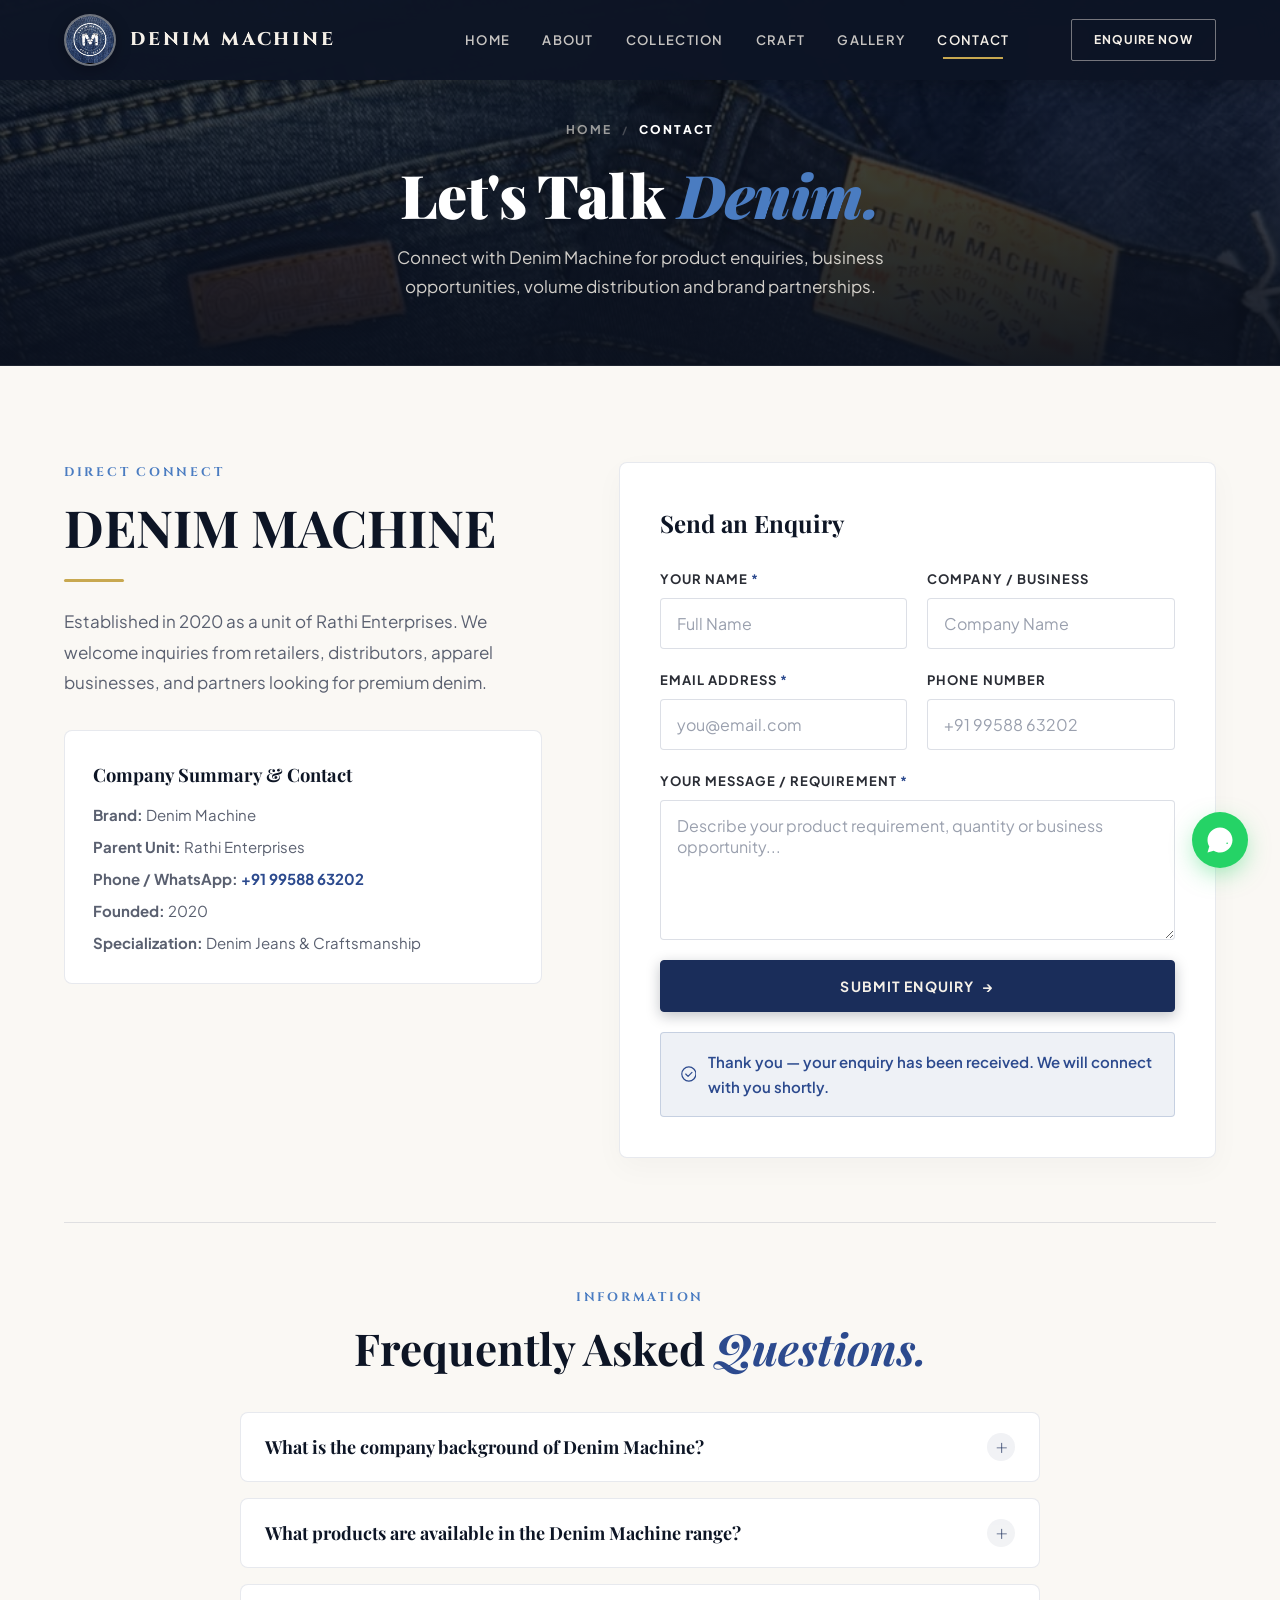
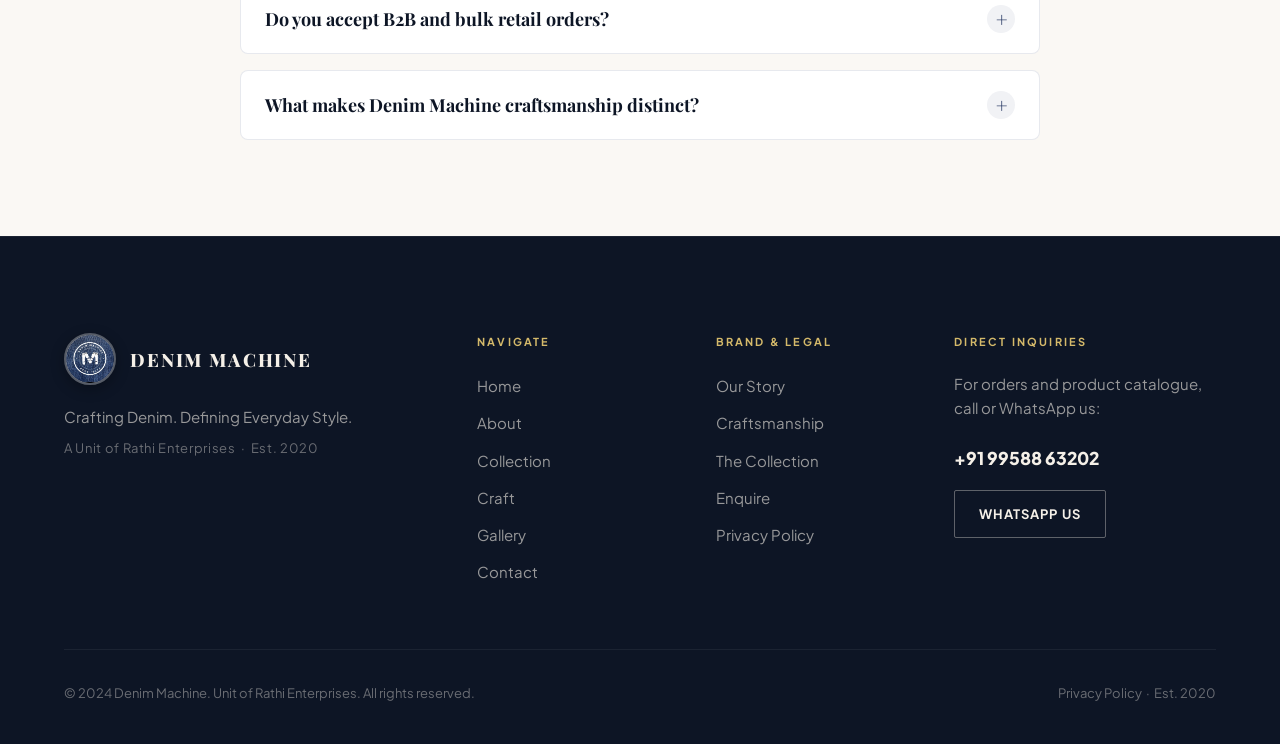
<file: contact.html>
<!DOCTYPE html>
<html lang="en">
<head>
  <meta charset="UTF-8" />
  <meta name="viewport" content="width=device-width, initial-scale=1.0" />
  <title>Contact & Enquiries — Denim Machine | Business & Product Connect</title>
  <meta name="description" content="Connect with Denim Machine for product enquiries, business partnerships, volume orders and collaborations. Unit of Rathi Enterprises." />
  <meta name="keywords" content="Contact Denim Machine, denim enquiries, Rathi Enterprises contact, denim manufacturer enquiry, jeans wholesale" />
  <link rel="canonical" href="https://denimmachine.in/contact.html" />

  <!-- Open Graph -->
  <meta property="og:title" content="Contact & Enquiries — Denim Machine" />
  <meta property="og:description" content="Connect with Denim Machine for business opportunities and collaborations." />
  <meta property="og:type" content="website" />
  <meta property="og:url" content="https://denimmachine.in/contact.html" />
  <meta property="og:image" content="images/model-front-charcoal.jpg" />

  <!-- Fonts -->
  <link rel="preconnect" href="https://fonts.googleapis.com" />
  <link rel="preconnect" href="https://fonts.gstatic.com" crossorigin />
  <link href="https://fonts.googleapis.com/css2?family=Cinzel:wght@600;700;800;900&family=Playfair+Display:ital,wght@0,500;0,600;0,700;0,800;0,900;1,400;1,600;1,700&family=Plus+Jakarta+Sans:wght@300;400;500;600;700;800&display=swap" rel="stylesheet" />

  <link rel="stylesheet" href="style.css" />
</head>
<body>

  <!-- Scroll Progress Indicator -->
  <div id="scroll-progress" aria-hidden="true"></div>

  <!-- ===================== HEADER ===================== -->
  <header class="site-header subpage-header" id="site-header" role="banner">
    <nav class="nav-inner" aria-label="Main navigation">
      <a href="index.html" class="nav-logo" aria-label="Denim Machine Home">
        <img src="images/logo.png" alt="Denim Machine Logo" class="logo-img" width="56" height="56" />
        <span class="logo-text">DENIM MACHINE</span>
      </a>

      <ul class="nav-links" role="list" id="nav-links">
        <li><a href="index.html" class="nav-link">Home</a></li>
        <li><a href="about.html" class="nav-link">About</a></li>
        <li><a href="collection.html" class="nav-link">Collection</a></li>
        <li><a href="craft.html" class="nav-link">Craft</a></li>
        <li><a href="gallery.html" class="nav-link">Gallery</a></li>
        <li><a href="contact.html" class="nav-link" aria-current="page">Contact</a></li>
      </ul>

      <a href="contact.html" class="btn btn-outline nav-cta" id="nav-cta-btn">Enquire Now</a>

      <button class="hamburger" id="hamburger" aria-label="Open navigation menu" aria-expanded="false" aria-controls="mobile-menu" onclick="toggleMobileNav(event)">
        <span class="ham-line"></span>
        <span class="ham-line"></span>
        <span class="ham-line"></span>
      </button>
    </nav>
  </header>

  <!-- Mobile Menu & Overlay (Root Level) -->
  <div class="mobile-menu" id="mobile-menu" role="dialog" aria-modal="true" aria-label="Mobile navigation">
    <button class="mobile-close" id="mobile-close" aria-label="Close navigation menu" onclick="closeMobileNav(event)">&#10005;</button>
    <ul class="mobile-links" role="list">
      <li><a href="index.html" class="mobile-link">Home</a></li>
      <li><a href="about.html" class="mobile-link">About</a></li>
      <li><a href="collection.html" class="mobile-link">Collection</a></li>
      <li><a href="craft.html" class="mobile-link">Craft</a></li>
      <li><a href="gallery.html" class="mobile-link">Gallery</a></li>
      <li><a href="contact.html" class="mobile-link">Contact</a></li>
    </ul>
    <a href="contact.html" class="btn btn-primary mobile-cta">Enquire Now</a>
  </div>
  <div class="mobile-overlay" id="mobile-overlay" onclick="closeMobileNav(event)"></div>

  <main>

    <!-- ===================== PAGE HERO ===================== -->
    <section class="page-hero" aria-label="Contact page header">
      <div class="page-hero-media">
        <img src="images/collection-flatlay-tags.jpg" alt="Denim Machine collection" class="page-hero-img" loading="eager" />
        <div class="page-hero-overlay"></div>
      </div>
      <div class="page-hero-content reveal-up">
        <nav class="breadcrumbs" aria-label="Breadcrumbs">
          <a href="index.html" style="color:inherit;">Home</a>
          <span class="breadcrumb-sep">/</span>
          <span class="breadcrumb-curr">Contact</span>
        </nav>
        <h1 class="page-hero-title">Let's Talk <em>Denim.</em></h1>
        <p class="page-hero-sub">Connect with Denim Machine for product enquiries, business opportunities, volume distribution and brand partnerships.</p>
      </div>
    </section>

    <!-- ===================== CONTACT FORM & DETAILS ===================== -->
    <section class="contact section-pad" aria-label="Contact information and form">
      <div class="container">
        <div class="contact-grid">

          <!-- Left Info Column -->
          <div class="contact-intro reveal-left">
            <p class="section-eyebrow">Direct Connect</p>
            <h2 class="section-title">DENIM MACHINE</h2>
            <div class="about-divider"></div>
            <p class="body-text">Established in 2020 as a unit of Rathi Enterprises. We welcome inquiries from retailers, distributors, apparel businesses, and partners looking for premium denim.</p>

            <div style="background: var(--white); padding: 1.75rem; border-radius: var(--radius-md); border: 1.5px solid rgba(26,45,90,0.1); margin: 2rem 0;">
              <h3 style="font-family: var(--font-heading); font-size: 1.15rem; color: var(--navy); margin-bottom: 0.75rem;">Company Summary & Contact</h3>
              <p style="font-size: 0.9375rem; color: var(--grey); margin-bottom: 0.4rem;"><strong>Brand:</strong> Denim Machine</p>
              <p style="font-size: 0.9375rem; color: var(--grey); margin-bottom: 0.4rem;"><strong>Parent Unit:</strong> Rathi Enterprises</p>
              <p style="font-size: 0.9375rem; color: var(--grey); margin-bottom: 0.4rem;"><strong>Phone / WhatsApp:</strong> <a href="tel:+919958863202" style="color:var(--denim); font-weight:700;">+91 99588 63202</a></p>
              <p style="font-size: 0.9375rem; color: var(--grey); margin-bottom: 0.4rem;"><strong>Founded:</strong> 2020</p>
              <p style="font-size: 0.9375rem; color: var(--grey);"><strong>Specialization:</strong> Denim Jeans & Craftsmanship</p>
            </div>

            <div class="contact-img-block">
              <img src="images/model-back-indigo.jpg" alt="Denim Machine denim collection on model" loading="lazy" />
            </div>
          </div>

          <!-- Right Form Column -->
          <div class="contact-form-wrap reveal-right">
            <div style="background: var(--white); padding: clamp(1.5rem, 4vw, 2.5rem); border-radius: var(--radius-md); border: 1.5px solid rgba(26,45,90,0.1); box-shadow: 0 10px 30px rgba(0,0,0,0.03);">
              <h2 style="font-family: var(--font-heading); font-size: 1.5rem; color: var(--navy); margin-bottom: 1.5rem;">Send an Enquiry</h2>
              <form class="contact-form" id="contact-form" novalidate aria-label="Business enquiry form">
                <div class="form-group">
                  <label for="contact-name" class="form-label">Your Name <span aria-hidden="true">*</span></label>
                  <input type="text" id="contact-name" name="name" class="form-input" placeholder="Full Name" required autocomplete="name" />
                </div>
                <div class="form-group">
                  <label for="contact-company" class="form-label">Company / Business</label>
                  <input type="text" id="contact-company" name="company" class="form-input" placeholder="Company Name" autocomplete="organization" />
                </div>
                <div class="form-group">
                  <label for="contact-email" class="form-label">Email Address <span aria-hidden="true">*</span></label>
                  <input type="email" id="contact-email" name="email" class="form-input" placeholder="you@email.com" required autocomplete="email" />
                </div>
                <div class="form-group">
                  <label for="contact-phone" class="form-label">Phone Number</label>
                  <input type="tel" id="contact-phone" name="phone" class="form-input" placeholder="+91 99588 63202" autocomplete="tel" />
                </div>
                <div class="form-group form-group--full">
                  <label for="contact-message" class="form-label">Your Message / Requirement <span aria-hidden="true">*</span></label>
                  <textarea id="contact-message" name="message" class="form-input form-textarea" placeholder="Describe your product requirement, quantity or business opportunity..." required rows="5"></textarea>
                </div>
                <button type="submit" class="btn btn-primary form-submit" id="form-submit-btn">
                  <span class="btn-text">Submit Enquiry</span>
                  <span class="btn-arrow" aria-hidden="true">&#8594;</span>
                </button>
                <div class="form-success" id="form-success" role="alert" aria-live="polite" hidden>
                  <svg width="20" height="20" viewBox="0 0 20 20" fill="none" aria-hidden="true"><circle cx="10" cy="10" r="9" stroke="currentColor" stroke-width="1.5"/><path d="M6 10l3 3 5-5" stroke="currentColor" stroke-width="1.5" stroke-linecap="round" stroke-linejoin="round"/></svg>
                  Thank you — your enquiry has been received. We will connect with you shortly.
                </div>
              </form>
            </div>
          </div>

        </div>

        <!-- ===================== FAQ ACCORDION ===================== -->
        <div class="faq-section reveal-up">
          <div style="text-align: center; margin-bottom: 2.5rem;">
            <p class="section-eyebrow">Information</p>
            <h2 class="section-title" style="font-size: clamp(2rem, 3.5vw, 2.75rem);">Frequently Asked <em>Questions.</em></h2>
          </div>

          <div class="faq-list">
            <div class="faq-item">
              <button class="faq-question" aria-expanded="false">
                <span>What is the company background of Denim Machine?</span>
                <span class="faq-icon" aria-hidden="true">+</span>
              </button>
              <div class="faq-answer">
                <p>Denim Machine was established in 2020 as a specialized denim unit operating under Rathi Enterprises, focused exclusively on craftsmanship, tailored fits, and high-retention indigo washes.</p>
              </div>
            </div>

            <div class="faq-item">
              <button class="faq-question" aria-expanded="false">
                <span>What products are available in the Denim Machine range?</span>
                <span class="faq-icon" aria-hidden="true">+</span>
              </button>
              <div class="faq-answer">
                <p>Our focus is exclusively on premium denim jeans, featuring signature indigo tones, dark raw washes, mid-blue washes, and detailed topstitched cuts.</p>
              </div>
            </div>

            <div class="faq-item">
              <button class="faq-question" aria-expanded="false">
                <span>Do you accept B2B and bulk retail orders?</span>
                <span class="faq-icon" aria-hidden="true">+</span>
              </button>
              <div class="faq-answer">
                <p>Yes. We actively work with retail stores, boutiques, and multi-brand outlets. Contact us directly at +91 99588 63202 or via the enquiry form above.</p>
              </div>
            </div>

            <div class="faq-item">
              <button class="faq-question" aria-expanded="false">
                <span>What makes Denim Machine craftsmanship distinct?</span>
                <span class="faq-icon" aria-hidden="true">+</span>
              </button>
              <div class="faq-answer">
                <p>We prioritize high-tensile gold topstitching, reinforced pocket geometry, authentic leather back patches, and clean branded interior waistbands for lasting presentation.</p>
              </div>
            </div>
          </div>
        </div>

      </div>
    </section>

  </main>

  <!-- ===================== FOOTER ===================== -->
  <footer class="site-footer" role="contentinfo">
    <div class="container">
      <div class="footer-grid">
        <div class="footer-brand">
          <a href="index.html" class="footer-logo" aria-label="Denim Machine — back to home">
            <img src="images/logo.png" alt="Denim Machine Logo" width="60" height="60" loading="lazy" />
            <span class="footer-logo-text">DENIM MACHINE</span>
          </a>
          <p class="footer-tagline">Crafting Denim. Defining Everyday Style.</p>
          <p class="footer-unit">A Unit of Rathi Enterprises &nbsp;·&nbsp; Est. 2020</p>
        </div>

        <div class="footer-nav-group">
          <h3 class="footer-nav-title">Navigate</h3>
          <ul class="footer-nav" role="list">
            <li><a href="index.html" class="footer-link">Home</a></li>
            <li><a href="about.html" class="footer-link">About</a></li>
            <li><a href="collection.html" class="footer-link">Collection</a></li>
            <li><a href="craft.html" class="footer-link">Craft</a></li>
            <li><a href="gallery.html" class="footer-link">Gallery</a></li>
            <li><a href="contact.html" class="footer-link">Contact</a></li>
          </ul>
        </div>

        <div class="footer-nav-group">
          <h3 class="footer-nav-title">Brand & Legal</h3>
          <ul class="footer-nav" role="list">
            <li><a href="about.html" class="footer-link">Our Story</a></li>
            <li><a href="craft.html" class="footer-link">Craftsmanship</a></li>
            <li><a href="collection.html" class="footer-link">The Collection</a></li>
            <li><a href="contact.html" class="footer-link">Enquire</a></li>
            <li><a href="privacy.html" class="footer-link">Privacy Policy</a></li>
          </ul>
        </div>

        <div class="footer-enquire">
          <h3 class="footer-nav-title">Direct Inquiries</h3>
          <p class="footer-enquire-text">For orders and product catalogue, call or WhatsApp us:</p>
          <a href="tel:+919958863202" style="display:block; font-weight:800; font-size:1.1rem; color:var(--cream); margin-bottom:1rem;">+91 99588 63202</a>
          <a href="https://wa.me/919958863202" target="_blank" rel="noopener noreferrer" class="btn btn-outline footer-cta-btn">WhatsApp Us</a>
        </div>
      </div>

      <div class="footer-bottom">
        <p class="footer-copy">&copy; 2024 Denim Machine. Unit of Rathi Enterprises. All rights reserved.</p>
        <p class="footer-copy footer-copy--right"><a href="privacy.html" class="footer-link" style="color:inherit; font-size:inherit;">Privacy Policy</a> &nbsp;·&nbsp; Est. 2020</p>
      </div>
    </div>
  </footer>

  <!-- Floating Action Buttons -->
  <div class="floating-actions" id="floating-actions">
    <a href="https://wa.me/919958863202?text=Hello%20Denim%20Machine%2C%20I%20would%20like%20to%20inquire%20about%20your%20premium%20denim%20collection." target="_blank" rel="noopener noreferrer" class="wa-float-btn" aria-label="WhatsApp Us">
      <svg viewBox="0 0 24 24" aria-hidden="true"><path d="M12.031 6.172c-3.181 0-5.767 2.586-5.768 5.766-.001 1.298.38 2.27 1.019 3.287l-.582 2.128 2.182-.573c.978.58 1.911.928 3.145.929 3.178 0 5.767-2.587 5.768-5.766 0-3.18-2.586-5.771-5.764-5.771zm3.392 8.244c-.144.405-.837.774-1.17.824-.312.045-.694.072-2.146-.53-1.637-.681-2.695-2.339-2.777-2.449-.082-.11-1.002-1.332-1.002-2.54 0-1.208.634-1.802.859-2.045.225-.243.491-.304.654-.304.164 0 .328.002.471.01.153.009.358-.058.558.423.206.494.703 1.716.764 1.84.062.123.103.267.02.43-.082.164-.123.267-.245.41-.123.143-.258.32-.369.43-.123.123-.251.256-.108.502.143.246.636 1.05 1.365 1.7 0.938.835 1.728 1.093 1.974 1.216.246.123.39.102.533-.062.144-.164.614-.716.777-.962.164-.246.328-.205.553-.123s1.433.676 1.679.799c.246.123.41.184.471.287.061.102.061.594-.083.999zM12 2C6.477 2 2 6.477 2 12c0 1.891.524 3.662 1.435 5.178L2 22l4.958-1.399C8.42 21.49 10.151 22 12 22c5.523 0 10-4.477 10-10S17.523 2 12 2z"/></svg>
    </a>
  </div>

  <button class="back-to-top" id="back-to-top" aria-label="Back to top">
    <svg width="20" height="20" viewBox="0 0 20 20" fill="none"><path d="M10 16V4M4 10l6-6 6 6" stroke="currentColor" stroke-width="1.5" stroke-linecap="round" stroke-linejoin="round"/></svg>
  </button>

  <script src="main.js"></script>
</body>
</html>
</file>
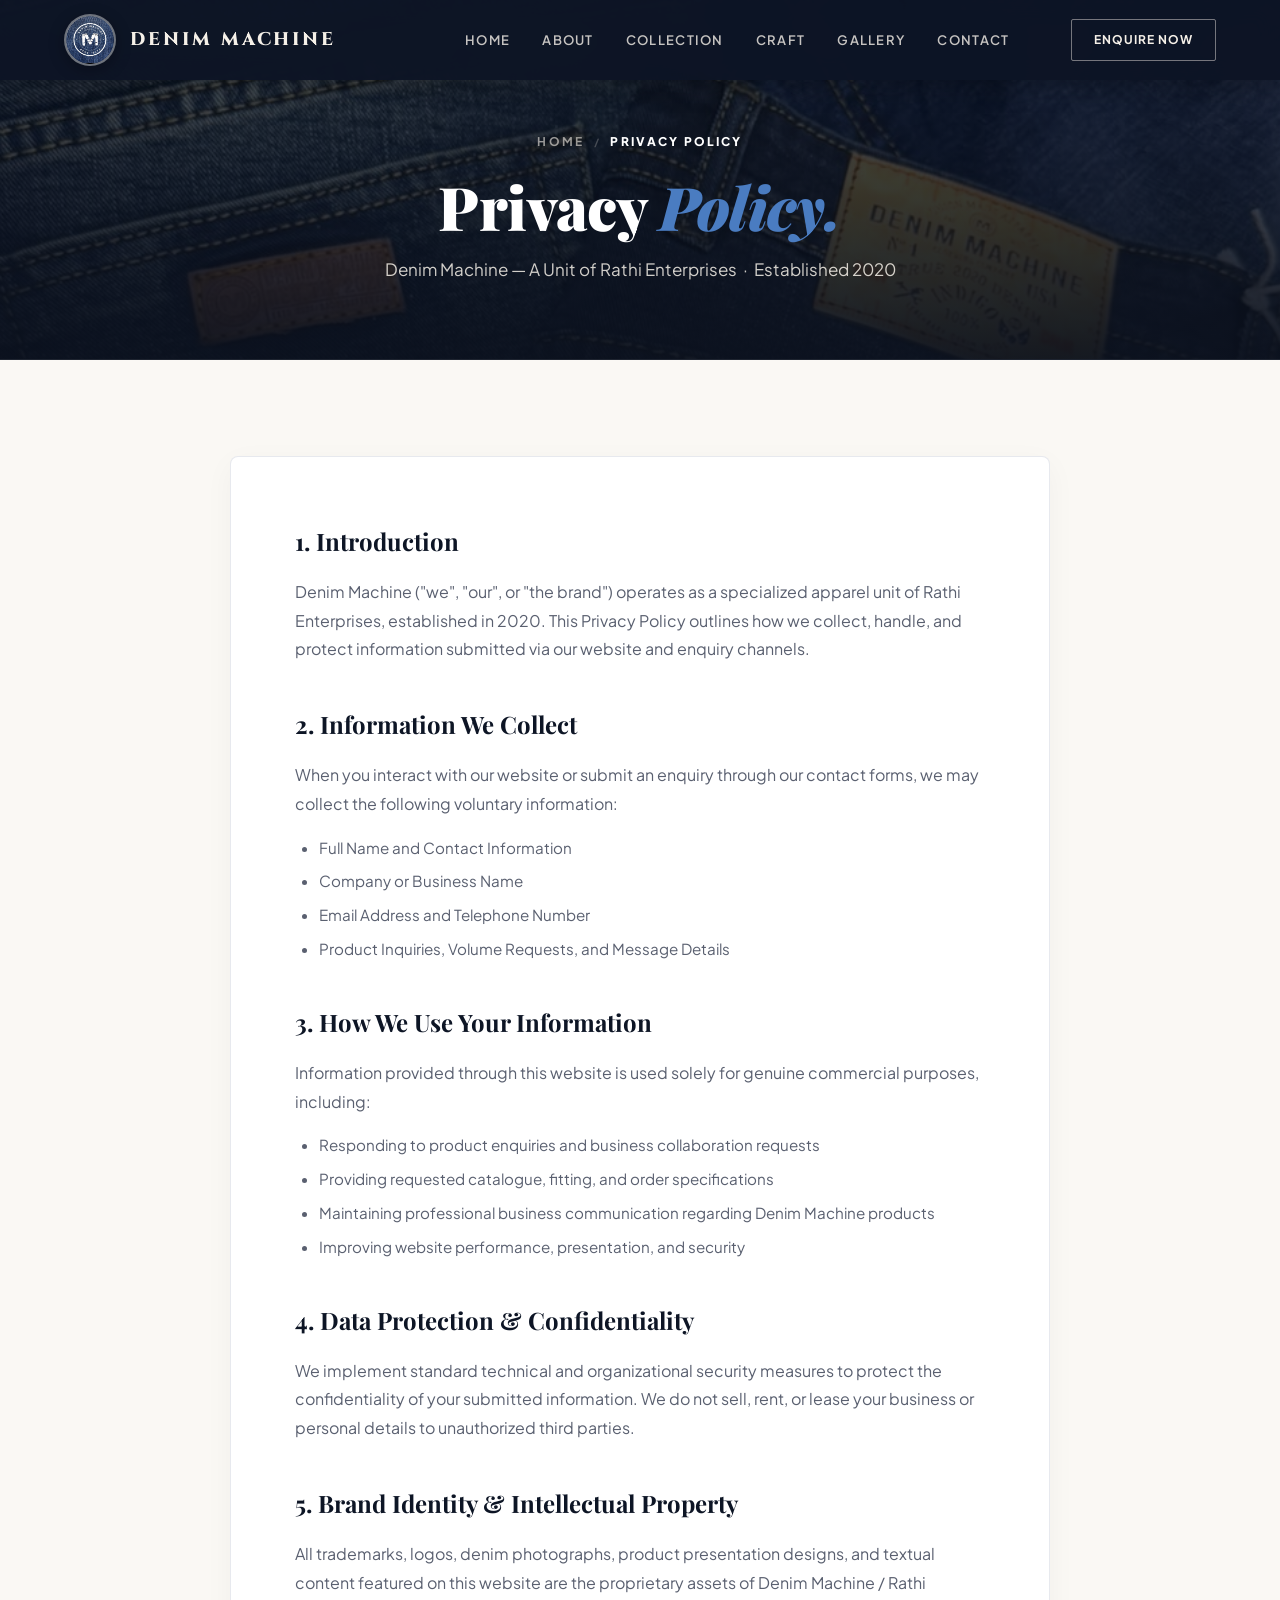
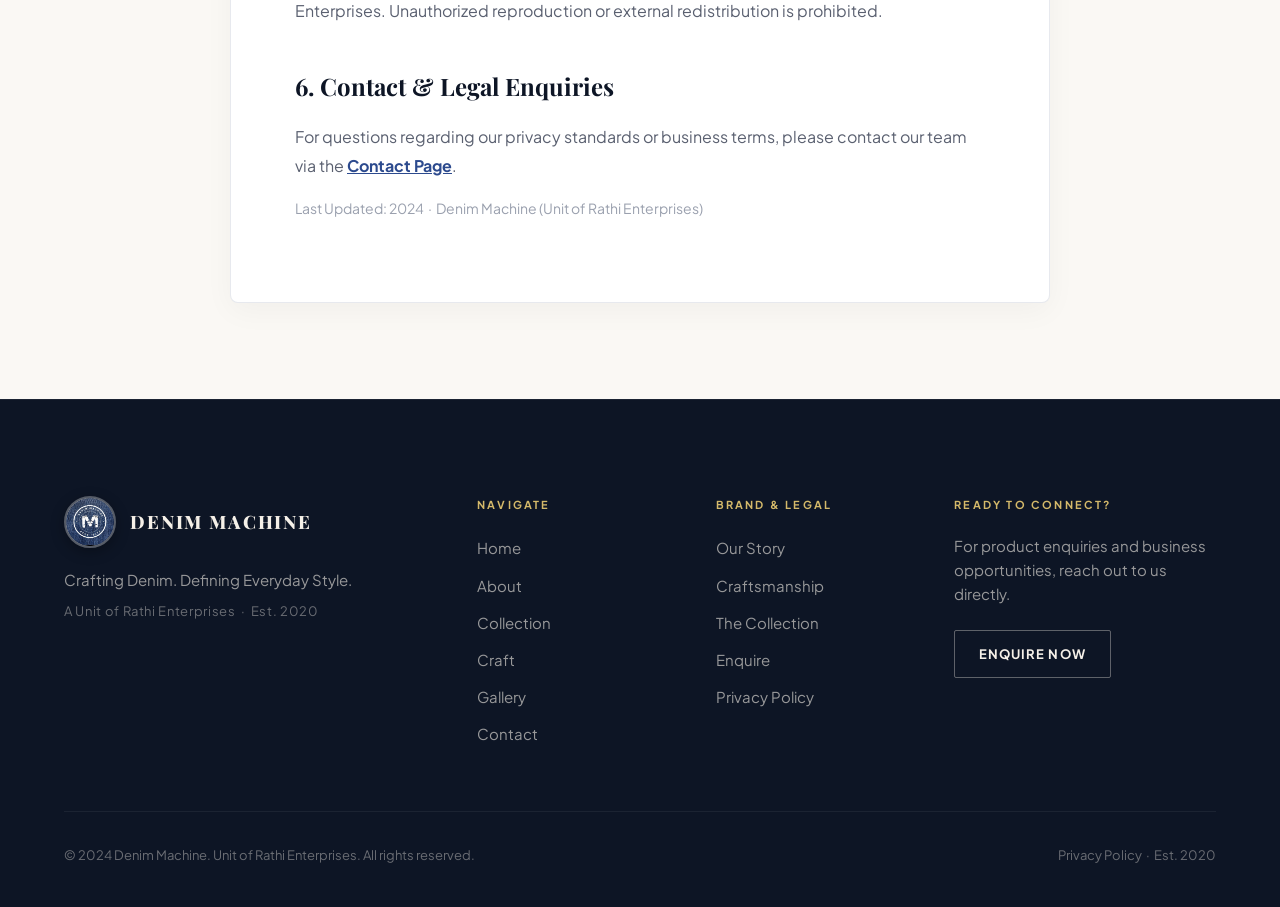
<file: privacy.html>
<!DOCTYPE html>
<html lang="en">
<head>
  <meta charset="UTF-8" />
  <meta name="viewport" content="width=device-width, initial-scale=1.0" />
  <title>Privacy Policy — Denim Machine | Unit of Rathi Enterprises</title>
  <meta name="description" content="Privacy Policy for Denim Machine, a unit of Rathi Enterprises. Information on data practices, business enquiry security, and website terms." />
  <meta name="keywords" content="Denim Machine privacy policy, Rathi Enterprises terms, website privacy" />
  <link rel="canonical" href="https://denimmachine.in/privacy.html" />

  <!-- Open Graph -->
  <meta property="og:title" content="Privacy Policy — Denim Machine" />
  <meta property="og:description" content="Privacy policy and data terms for Denim Machine (Unit of Rathi Enterprises)." />
  <meta property="og:type" content="website" />
  <meta property="og:url" content="https://denimmachine.in/privacy.html" />
  <meta property="og:image" content="images/logo.png" />

  <!-- Fonts -->
  <link rel="preconnect" href="https://fonts.googleapis.com" />
  <link rel="preconnect" href="https://fonts.gstatic.com" crossorigin />
  <link href="https://fonts.googleapis.com/css2?family=Cinzel:wght@600;700;800;900&family=Playfair+Display:ital,wght@0,500;0,600;0,700;0,800;0,900;1,400;1,600;1,700&family=Plus+Jakarta+Sans:wght@300;400;500;600;700;800&display=swap" rel="stylesheet" />

  <link rel="stylesheet" href="style.css" />
</head>
<body>

  <!-- ===================== HEADER ===================== -->
  <header class="site-header subpage-header" id="site-header" role="banner">
    <nav class="nav-inner" aria-label="Main navigation">
      <a href="index.html" class="nav-logo" aria-label="Denim Machine Home">
        <img src="images/logo.png" alt="Denim Machine Logo" class="logo-img" width="56" height="56" />
        <span class="logo-text">DENIM MACHINE</span>
      </a>

      <ul class="nav-links" role="list" id="nav-links">
        <li><a href="index.html" class="nav-link">Home</a></li>
        <li><a href="about.html" class="nav-link">About</a></li>
        <li><a href="collection.html" class="nav-link">Collection</a></li>
        <li><a href="craft.html" class="nav-link">Craft</a></li>
        <li><a href="gallery.html" class="nav-link">Gallery</a></li>
        <li><a href="contact.html" class="nav-link">Contact</a></li>
      </ul>

      <a href="contact.html" class="btn btn-outline nav-cta" id="nav-cta-btn">Enquire Now</a>

      <button class="hamburger" id="hamburger" aria-label="Open navigation menu" aria-expanded="false" aria-controls="mobile-menu" onclick="toggleMobileNav(event)">
        <span class="ham-line"></span>
        <span class="ham-line"></span>
        <span class="ham-line"></span>
      </button>
    </nav>
  </header>

  <!-- Mobile Menu & Overlay (Root Level) -->
  <div class="mobile-menu" id="mobile-menu" role="dialog" aria-modal="true" aria-label="Mobile navigation">
    <button class="mobile-close" id="mobile-close" aria-label="Close navigation menu" onclick="closeMobileNav(event)">&#10005;</button>
    <ul class="mobile-links" role="list">
      <li><a href="index.html" class="mobile-link">Home</a></li>
      <li><a href="about.html" class="mobile-link">About</a></li>
      <li><a href="collection.html" class="mobile-link">Collection</a></li>
      <li><a href="craft.html" class="mobile-link">Craft</a></li>
      <li><a href="gallery.html" class="mobile-link">Gallery</a></li>
      <li><a href="contact.html" class="mobile-link">Contact</a></li>
    </ul>
    <a href="contact.html" class="btn btn-primary mobile-cta">Enquire Now</a>
  </div>
  <div class="mobile-overlay" id="mobile-overlay" onclick="closeMobileNav(event)"></div>

  <main>

    <!-- ===================== PAGE HERO ===================== -->
    <section class="page-hero" aria-label="Privacy Policy header">
      <div class="page-hero-media">
        <img src="images/collection-flatlay-tags.jpg" alt="Denim Machine brand texture" class="page-hero-img" loading="eager" />
        <div class="page-hero-overlay"></div>
      </div>
      <div class="page-hero-content reveal-up">
        <nav class="breadcrumbs" aria-label="Breadcrumbs">
          <a href="index.html" style="color:inherit;">Home</a>
          <span class="breadcrumb-sep">/</span>
          <span class="breadcrumb-curr">Privacy Policy</span>
        </nav>
        <h1 class="page-hero-title">Privacy <em>Policy.</em></h1>
        <p class="page-hero-sub">Denim Machine — A Unit of Rathi Enterprises &nbsp;·&nbsp; Established 2020</p>
      </div>
    </section>

    <!-- ===================== POLICY DETAILS ===================== -->
    <section class="section-pad" style="background: var(--offwhite);">
      <div class="container">
        <div class="policy-content reveal-up">

          <div class="policy-block">
            <h2 class="policy-heading">1. Introduction</h2>
            <p class="policy-text">Denim Machine ("we", "our", or "the brand") operates as a specialized apparel unit of Rathi Enterprises, established in 2020. This Privacy Policy outlines how we collect, handle, and protect information submitted via our website and enquiry channels.</p>
          </div>

          <div class="policy-block">
            <h2 class="policy-heading">2. Information We Collect</h2>
            <p class="policy-text">When you interact with our website or submit an enquiry through our contact forms, we may collect the following voluntary information:</p>
            <ul class="policy-list">
              <li>Full Name and Contact Information</li>
              <li>Company or Business Name</li>
              <li>Email Address and Telephone Number</li>
              <li>Product Inquiries, Volume Requests, and Message Details</li>
            </ul>
          </div>

          <div class="policy-block">
            <h2 class="policy-heading">3. How We Use Your Information</h2>
            <p class="policy-text">Information provided through this website is used solely for genuine commercial purposes, including:</p>
            <ul class="policy-list">
              <li>Responding to product enquiries and business collaboration requests</li>
              <li>Providing requested catalogue, fitting, and order specifications</li>
              <li>Maintaining professional business communication regarding Denim Machine products</li>
              <li>Improving website performance, presentation, and security</li>
            </ul>
          </div>

          <div class="policy-block">
            <h2 class="policy-heading">4. Data Protection & Confidentiality</h2>
            <p class="policy-text">We implement standard technical and organizational security measures to protect the confidentiality of your submitted information. We do not sell, rent, or lease your business or personal details to unauthorized third parties.</p>
          </div>

          <div class="policy-block">
            <h2 class="policy-heading">5. Brand Identity & Intellectual Property</h2>
            <p class="policy-text">All trademarks, logos, denim photographs, product presentation designs, and textual content featured on this website are the proprietary assets of Denim Machine / Rathi Enterprises. Unauthorized reproduction or external redistribution is prohibited.</p>
          </div>

          <div class="policy-block">
            <h2 class="policy-heading">6. Contact & Legal Enquiries</h2>
            <p class="policy-text">For questions regarding our privacy standards or business terms, please contact our team via the <a href="contact.html" style="color:var(--denim); font-weight:700; text-decoration:underline;">Contact Page</a>.</p>
            <p class="policy-text" style="color:var(--grey-light); font-size:0.875rem; margin-top:1rem;">Last Updated: 2024 &nbsp;·&nbsp; Denim Machine (Unit of Rathi Enterprises)</p>
          </div>

        </div>
      </div>
    </section>

  </main>

  <!-- ===================== FOOTER ===================== -->
  <footer class="site-footer" role="contentinfo">
    <div class="container">
      <div class="footer-grid">
        <div class="footer-brand">
          <a href="index.html" class="footer-logo" aria-label="Denim Machine — back to home">
            <img src="images/logo.png" alt="Denim Machine Logo" width="60" height="60" loading="lazy" />
            <span class="footer-logo-text">DENIM MACHINE</span>
          </a>
          <p class="footer-tagline">Crafting Denim. Defining Everyday Style.</p>
          <p class="footer-unit">A Unit of Rathi Enterprises &nbsp;·&nbsp; Est. 2020</p>
        </div>

        <div class="footer-nav-group">
          <h3 class="footer-nav-title">Navigate</h3>
          <ul class="footer-nav" role="list">
            <li><a href="index.html" class="footer-link">Home</a></li>
            <li><a href="about.html" class="footer-link">About</a></li>
            <li><a href="collection.html" class="footer-link">Collection</a></li>
            <li><a href="craft.html" class="footer-link">Craft</a></li>
            <li><a href="gallery.html" class="footer-link">Gallery</a></li>
            <li><a href="contact.html" class="footer-link">Contact</a></li>
          </ul>
        </div>

        <div class="footer-nav-group">
          <h3 class="footer-nav-title">Brand & Legal</h3>
          <ul class="footer-nav" role="list">
            <li><a href="about.html" class="footer-link">Our Story</a></li>
            <li><a href="craft.html" class="footer-link">Craftsmanship</a></li>
            <li><a href="collection.html" class="footer-link">The Collection</a></li>
            <li><a href="contact.html" class="footer-link">Enquire</a></li>
            <li><a href="privacy.html" class="footer-link">Privacy Policy</a></li>
          </ul>
        </div>

        <div class="footer-enquire">
          <h3 class="footer-nav-title">Ready to Connect?</h3>
          <p class="footer-enquire-text">For product enquiries and business opportunities, reach out to us directly.</p>
          <a href="contact.html" class="btn btn-outline footer-cta-btn">Enquire Now</a>
        </div>
      </div>

      <div class="footer-bottom">
        <p class="footer-copy">&copy; 2024 Denim Machine. Unit of Rathi Enterprises. All rights reserved.</p>
        <p class="footer-copy footer-copy--right"><a href="privacy.html" class="footer-link" style="color:inherit; font-size:inherit;">Privacy Policy</a> &nbsp;·&nbsp; Est. 2020</p>
      </div>
    </div>
  </footer>

  <button class="back-to-top" id="back-to-top" aria-label="Back to top">
    <svg width="20" height="20" viewBox="0 0 20 20" fill="none"><path d="M10 16V4M4 10l6-6 6 6" stroke="currentColor" stroke-width="1.5" stroke-linecap="round" stroke-linejoin="round"/></svg>
  </button>

  <script src="main.js"></script>
</body>
</html>
</file>
<file: style.css>
/* =========================================================
   DENIM MACHINE — Premium Website Stylesheet
   Design System: Deep Indigo · Navy · Denim Blue · Cream
   Fonts: Playfair Display (headings) + Manrope (body)
   ========================================================= */

/* ---- Reset & Custom Properties ---- */
*, *::before, *::after { box-sizing: border-box; margin: 0; padding: 0; }

:root {
  /* Colour Tokens */
  --navy:         #0d1525;
  --navy-80:      rgba(13,21,37,0.8);
  --navy-95:      rgba(13,21,37,0.95);
  --indigo:       #1a2d5a;
  --indigo-light: #223672;
  --denim:        #2c4a8e;
  --denim-mid:    #3a5fa8;
  --denim-wash:   #4a7cc1;
  --denim-light:  #6898d4;
  --charcoal:     #2a2d35;
  --grey:         #5a6070;
  --grey-light:   #9aa0ae;
  --cream:        #f5f0e8;
  --cream-80:     rgba(245,240,232,0.8);
  --cream-60:     rgba(245,240,232,0.6);
  --cream-40:     rgba(245,240,232,0.4);
  --offwhite:     #faf8f4;
  --gold:         #c8a850;
  --gold-light:   #d4b96a;
  --white:        #ffffff;
  --white-10:     rgba(255,255,255,0.1);
  --white-20:     rgba(255,255,255,0.2);

  /* Typography */
  --font-display: 'Cinzel', serif;
  --font-heading: 'Playfair Display', Georgia, serif;
  --font-body:    'Plus Jakarta Sans', system-ui, -apple-system, sans-serif;

  /* Spacing */
  --space-xs:   0.5rem;
  --space-sm:   1rem;
  --space-md:   1.5rem;
  --space-lg:   2.5rem;
  --space-xl:   4rem;
  --space-xxl:  6rem;
  --space-hero: 8rem;

  /* Layout */
  --max-w: 1280px;
  --container-px: clamp(1.25rem, 5vw, 4rem);

  /* Animation */
  --ease-out:     cubic-bezier(0.16, 1, 0.3, 1);
  --ease-in-out:  cubic-bezier(0.45, 0, 0.55, 1);
  --dur-fast:     0.25s;
  --dur-med:      0.45s;
  --dur-slow:     0.75s;

  /* Border radius */
  --radius-sm: 4px;
  --radius-md: 8px;
  --radius-lg: 16px;

  /* Header */
  --header-h: 80px;
}

/* ---- Base ---- */
html {
  scroll-behavior: smooth;
  font-size: 16px;
  -webkit-text-size-adjust: 100%;
}

body {
  font-family: var(--font-body);
  background: var(--offwhite);
  color: var(--charcoal);
  line-height: 1.7;
  overflow-x: hidden;
}

img {
  display: block;
  max-width: 100%;
  height: auto;
}

a { color: inherit; text-decoration: none; }
ul { list-style: none; }
button { cursor: pointer; border: none; background: none; font-family: inherit; }

/* ---- Utility: Focus States (Accessibility) ---- */
a:focus-visible, button:focus-visible, [tabindex="0"]:focus-visible {
  outline: 2px solid var(--gold);
  outline-offset: 3px;
  border-radius: var(--radius-sm);
}

/* ---- Skip Link ---- */
.skip-link {
  position: absolute;
  top: -100%;
  left: 1rem;
  background: var(--gold);
  color: var(--navy);
  padding: 0.5rem 1rem;
  border-radius: var(--radius-sm);
  font-weight: 700;
  z-index: 9999;
}
.skip-link:focus { top: 0.5rem; }

/* ========================================================= */
/* LAYOUT                                                    */
/* ========================================================= */
.container {
  max-width: var(--max-w);
  margin: 0 auto;
  padding: 0 var(--container-px);
}

.section-pad {
  padding: var(--space-xxl) 0;
}

/* ========================================================= */
/* BUTTONS                                                   */
/* ========================================================= */
.btn {
  display: inline-flex;
  align-items: center;
  gap: 0.5rem;
  font-family: var(--font-body);
  font-size: 0.875rem;
  font-weight: 700;
  letter-spacing: 0.08em;
  text-transform: uppercase;
  padding: 0.875rem 2rem;
  border-radius: 2px;
  transition: background var(--dur-fast) var(--ease-out),
              color var(--dur-fast) var(--ease-out),
              border-color var(--dur-fast) var(--ease-out),
              transform var(--dur-fast) var(--ease-out),
              box-shadow var(--dur-fast) var(--ease-out);
  position: relative;
  overflow: hidden;
  cursor: pointer;
  white-space: nowrap;
}

.btn::after {
  content: '';
  position: absolute;
  inset: 0;
  background: rgba(255,255,255,0.08);
  opacity: 0;
  transition: opacity var(--dur-fast);
}

.btn:hover::after { opacity: 1; }
.btn:active { transform: scale(0.98); }

.btn-primary {
  background: var(--indigo);
  color: var(--cream);
  border: 1.5px solid var(--indigo);
}
.btn-primary:hover {
  background: var(--denim);
  border-color: var(--denim);
  box-shadow: 0 8px 24px rgba(44,74,142,0.3);
  transform: translateY(-1px);
}

.btn-ghost {
  background: transparent;
  color: var(--cream);
  border: 1.5px solid rgba(245,240,232,0.5);
}
.btn-ghost:hover {
  border-color: var(--cream);
  background: rgba(245,240,232,0.08);
  transform: translateY(-1px);
}

.btn-outline {
  background: transparent;
  color: var(--indigo);
  border: 1.5px solid var(--indigo);
}
.btn-outline:hover {
  background: var(--indigo);
  color: var(--cream);
  transform: translateY(-1px);
}

/* ========================================================= */
/* SECTION TYPOGRAPHY                                        */
/* ========================================================= */
.section-eyebrow {
  font-family: var(--font-display, serif);
  font-size: 0.78rem;
  font-weight: 700;
  letter-spacing: 0.22em;
  text-transform: uppercase;
  color: var(--denim-wash);
  margin-bottom: 1rem;
}

.section-title {
  font-family: var(--font-heading);
  font-size: clamp(2.25rem, 4vw, 3.75rem);
  font-weight: 700;
  line-height: 1.1;
  color: var(--navy);
  margin-bottom: 1.25rem;
}
.section-title em {
  font-style: italic;
  color: var(--denim);
}

.section-desc {
  font-size: 1.0625rem;
  color: var(--grey);
  max-width: 540px;
  line-height: 1.7;
}

.section-header {
  margin-bottom: 3.5rem;
}

.body-text {
  font-size: 1.0625rem;
  color: var(--grey);
  line-height: 1.8;
  margin-bottom: 1.25rem;
}

/* ========================================================= */
/* HEADER / NAVIGATION                                       */
/* ========================================================= */
.site-header {
  position: fixed;
  top: 0;
  left: 0;
  right: 0;
  z-index: 9600;
  height: var(--header-h);
  isolation: isolate;
  transition: background var(--dur-med) var(--ease-out),
              backdrop-filter var(--dur-med) var(--ease-out),
              box-shadow var(--dur-med) var(--ease-out);
  pointer-events: auto !important;
}

.site-header.scrolled {
  background: var(--navy-95);
  backdrop-filter: blur(12px);
  -webkit-backdrop-filter: blur(12px);
  box-shadow: 0 2px 40px rgba(0,0,0,0.35);
}

.nav-inner {
  max-width: var(--max-w);
  margin: 0 auto;
  padding: 0 var(--container-px);
  height: 100%;
  display: flex;
  align-items: center;
  gap: 2rem;
  position: relative;
  z-index: 9001;
  pointer-events: auto !important;
}

.nav-logo {
  display: flex;
  align-items: center;
  gap: 0.875rem;
  flex-shrink: 0;
  text-decoration: none;
  position: relative;
  z-index: 9002;
  cursor: pointer !important;
  pointer-events: auto !important;
}

.logo-img {
  width: 52px;
  height: 52px;
  border-radius: 50%;
  object-fit: cover;
  border: 2px solid rgba(255,255,255,0.4);
  box-shadow: 0 4px 16px rgba(0,0,0,0.3);
  transition: transform var(--dur-med) var(--ease-out), border-color var(--dur-med);
  background: var(--navy);
}
.nav-logo:hover .logo-img {
  transform: scale(1.06);
  border-color: var(--gold-light);
}

.logo-text {
  font-family: var(--font-display, serif);
  font-size: 1.15rem;
  font-weight: 800;
  letter-spacing: 0.16em;
  color: var(--cream);
  white-space: nowrap;
}

.nav-links {
  display: flex;
  align-items: center;
  gap: 0.25rem;
  margin-left: auto;
  position: relative;
  z-index: 9002;
  pointer-events: auto !important;
}

.nav-link {
  font-family: var(--font-body);
  font-size: 0.8125rem;
  font-weight: 600;
  letter-spacing: 0.1em;
  text-transform: uppercase;
  color: var(--cream-80);
  padding: 0.5rem 0.875rem;
  border-radius: var(--radius-sm);
  position: relative;
  z-index: 9003;
  transition: color var(--dur-fast);
  cursor: pointer !important;
  display: inline-block;
  pointer-events: auto !important;
}

.nav-link::after {
  content: '';
  position: absolute;
  bottom: 0;
  left: 50%;
  transform: translateX(-50%) scaleX(0);
  width: 60%;
  height: 2px;
  background: var(--gold);
  transition: transform var(--dur-fast) var(--ease-out);
  pointer-events: none;
}

.nav-link:hover,
.nav-link.active,
.nav-link[aria-current="page"] {
  color: var(--cream);
}

.nav-link:hover::after,
.nav-link.active::after,
.nav-link[aria-current="page"]::after {
  transform: translateX(-50%) scaleX(1);
}

.site-header.subpage-header {
  background: var(--navy-95);
  backdrop-filter: blur(12px);
  -webkit-backdrop-filter: blur(12px);
  box-shadow: 0 2px 30px rgba(0,0,0,0.3);
}

.nav-cta {
  margin-left: 1rem;
  font-size: 0.75rem;
  padding: 0.625rem 1.375rem;
  color: var(--cream);
  border-color: rgba(245,240,232,0.45);
  cursor: pointer !important;
  pointer-events: auto !important;
  position: relative;
  z-index: 9002;
}

.hamburger {
  display: none;
  flex-direction: column;
  justify-content: center;
  align-items: center;
  gap: 5.5px;
  width: 44px;
  height: 44px;
  margin-left: auto;
  padding: 8px;
  background: transparent;
  border: none;
  border-radius: var(--radius-sm);
  transition: background var(--dur-fast);
  cursor: pointer !important;
  pointer-events: auto !important;
  position: relative;
  z-index: 9650;
  touch-action: manipulation;
  -webkit-tap-highlight-color: transparent;
}
.hamburger:hover, .hamburger:active { background: rgba(255,255,255,0.12); }

.ham-line {
  display: block;
  width: 24px;
  height: 2px;
  background: var(--cream);
  border-radius: 2px;
  transition: transform 0.3s cubic-bezier(0.16, 1, 0.3, 1),
              opacity 0.2s ease;
  pointer-events: none !important;
}

/* Hamburger open state */
.hamburger.open .ham-line:nth-child(1) { transform: translateY(7.5px) rotate(45deg); }
.hamburger.open .ham-line:nth-child(2) { opacity: 0; transform: scaleX(0); }
.hamburger.open .ham-line:nth-child(3) { transform: translateY(-7.5px) rotate(-45deg); }

/* ---- Desktop (769px+): show nav links, hide mobile elements ---- */
@media (min-width: 769px) {
  .mobile-menu    { display: none !important; pointer-events: none !important; visibility: hidden !important; }
  .mobile-overlay { display: none !important; pointer-events: none !important; visibility: hidden !important; }
  .hamburger      { display: none !important; pointer-events: none !important; }
  .nav-links      { display: flex !important; pointer-events: auto !important; visibility: visible !important; }
  .nav-cta        { display: inline-flex !important; pointer-events: auto !important; }
}

/* ---- Mobile Menu Panel ---- */
.mobile-menu {
  position: fixed;
  top: 0;
  right: 0;
  bottom: 0;
  width: min(340px, 85vw);
  background: #0d1525;
  z-index: 9800;
  display: flex;
  flex-direction: column;
  padding: 1.75rem 1.75rem 2.5rem;
  transform: translateX(105%);
  transition: transform 0.35s cubic-bezier(0.16, 1, 0.3, 1), visibility 0.35s ease;
  border-left: 1px solid rgba(255,255,255,0.08);
  box-shadow: -10px 0 40px rgba(0,0,0,0.5);
  pointer-events: none;
  visibility: hidden;
  overflow-y: auto;
  -webkit-overflow-scrolling: touch;
}

.mobile-menu.open {
  transform: translateX(0) !important;
  pointer-events: auto !important;
  visibility: visible !important;
}

.mobile-close {
  align-self: flex-end;
  display: flex;
  align-items: center;
  justify-content: center;
  width: 42px;
  height: 42px;
  background: rgba(255, 255, 255, 0.08);
  color: var(--cream);
  font-size: 1.25rem;
  border-radius: 50%;
  margin-bottom: 1.5rem;
  transition: all var(--dur-fast);
  cursor: pointer;
  touch-action: manipulation;
  border: 1px solid rgba(255,255,255,0.1);
  -webkit-tap-highlight-color: transparent;
}
.mobile-close:hover, .mobile-close:active {
  background: rgba(255, 255, 255, 0.18);
  color: #fff;
  transform: rotate(90deg);
}

.mobile-links {
  display: flex;
  flex-direction: column;
  gap: 0.25rem;
  flex: 1;
}

.mobile-link {
  font-family: var(--font-heading);
  font-size: clamp(1.35rem, 4.5vw, 1.75rem);
  font-weight: 700;
  color: var(--cream-80);
  padding: 0.75rem 0;
  border-bottom: 1px solid rgba(255,255,255,0.06);
  transition: color var(--dur-fast), padding-left var(--dur-fast);
  display: block;
  cursor: pointer;
  -webkit-tap-highlight-color: transparent;
}
.mobile-link:hover, .mobile-link:active, .mobile-link.active {
  color: #ffffff;
  padding-left: 0.5rem;
}

.mobile-cta {
  margin-top: 2rem;
  width: 100%;
  justify-content: center;
  cursor: pointer;
}

/* Mobile overlay — behind menu, never on desktop */
.mobile-overlay {
  position: fixed;
  inset: 0;
  background: rgba(10, 16, 29, 0.75);
  backdrop-filter: blur(4px);
  -webkit-backdrop-filter: blur(4px);
  z-index: 9700;
  opacity: 0;
  pointer-events: none !important;
  visibility: hidden;
  display: block;
  transition: opacity 0.3s ease, visibility 0.3s ease;
}
.mobile-overlay.active {
  opacity: 1;
  pointer-events: auto !important;
  visibility: visible !important;
}

/* ========================================================= */
/* HERO — FIXED, CLEAN, PROFESSIONAL                         */
/* ========================================================= */
/* ---- Hero Slider Container ---- */
.hero, .hero-slider {
  position: relative;
  min-height: 100svh;
  display: flex;
  flex-direction: column;
  justify-content: center;
  align-items: center;
  overflow: hidden;
  padding: calc(var(--header-h) + 1.5rem) var(--container-px) 5.5rem;
  box-sizing: border-box;
}

.hero-slides {
  position: absolute;
  inset: 0;
  z-index: 0;
  pointer-events: none !important;
}

.hero-slide {
  position: absolute;
  inset: 0;
  opacity: 0;
  visibility: hidden;
  transition: opacity 1s cubic-bezier(0.16, 1, 0.3, 1), visibility 1s ease;
  overflow: hidden;
}

.hero-slide.active {
  opacity: 1;
  visibility: visible;
}

.hero-slide-img {
  width: 100%;
  height: 100%;
  object-fit: cover;
  object-position: center 30%;
  transform: scale(1.0);
  transition: transform 6s ease-out;
}

.hero-slide.active .hero-slide-img {
  transform: scale(1.07);
}

.hero-slide-tag {
  position: absolute;
  top: calc(var(--header-h) + 1rem);
  right: var(--container-px);
  z-index: 3;
  padding: 0.4rem 1.1rem;
  border-radius: 999px;
  background: rgba(13, 21, 37, 0.7);
  border: 1px solid rgba(74, 124, 193, 0.4);
  backdrop-filter: blur(10px);
  -webkit-backdrop-filter: blur(10px);
  color: var(--cream);
  font-size: 0.75rem;
  font-weight: 700;
  letter-spacing: 0.12em;
  text-transform: uppercase;
  pointer-events: auto;
  opacity: 0;
  transform: translateY(-8px);
  transition: opacity 0.6s 0.3s ease, transform 0.6s 0.3s ease;
}

.hero-slide.active .hero-slide-tag {
  opacity: 1;
  transform: translateY(0);
}

/* Slider Controls & Progress */
.hero-slider-controls {
  position: absolute;
  bottom: 2rem;
  left: 50%;
  transform: translateX(-50%);
  display: flex;
  align-items: center;
  gap: 1.25rem;
  z-index: 10;
  background: rgba(13, 21, 37, 0.75);
  padding: 0.5rem 1.25rem;
  border-radius: 999px;
  border: 1px solid rgba(255, 255, 255, 0.15);
  backdrop-filter: blur(12px);
  -webkit-backdrop-filter: blur(12px);
  box-shadow: 0 10px 30px rgba(0, 0, 0, 0.4);
}

.hero-nav-btn {
  display: flex;
  align-items: center;
  justify-content: center;
  width: 34px;
  height: 34px;
  border-radius: 50%;
  background: rgba(255, 255, 255, 0.1);
  border: 1px solid rgba(255, 255, 255, 0.2);
  color: #ffffff;
  cursor: pointer;
  transition: all var(--dur-fast);
}

.hero-nav-btn:hover {
  background: var(--denim);
  border-color: var(--denim-wash);
  transform: scale(1.1);
}

.hero-dots {
  display: flex;
  align-items: center;
  gap: 0.5rem;
}

.hero-dot {
  width: 24px;
  height: 6px;
  background: rgba(255, 255, 255, 0.25);
  border: none;
  border-radius: 999px;
  cursor: pointer;
  overflow: hidden;
  position: relative;
  transition: width 0.3s ease, background 0.3s ease;
  padding: 0;
}

.hero-dot.active {
  width: 42px;
  background: rgba(255, 255, 255, 0.4);
}

.hero-dot-bar {
  display: block;
  height: 100%;
  width: 0%;
  background: var(--denim-wash);
  border-radius: 999px;
}

.hero-dot.active .hero-dot-bar {
  animation: heroDotProgress 5s linear forwards;
}

@keyframes heroDotProgress {
  from { width: 0%; }
  to   { width: 100%; }
}

.hero-slide-num {
  font-family: var(--font-display, serif);
  font-size: 0.8125rem;
  font-weight: 700;
  letter-spacing: 0.15em;
  color: var(--cream);
  min-width: 58px;
  text-align: right;
}

/* Linear progress bar at top of hero */
.hero-progress {
  position: absolute;
  bottom: 0;
  left: 0;
  right: 0;
  height: 3px;
  background: rgba(255, 255, 255, 0.08);
  z-index: 10;
  overflow: hidden;
}

.hero-progress-fill {
  display: block;
  height: 100%;
  width: 0%;
  background: linear-gradient(90deg, var(--denim), var(--denim-wash), var(--gold-light));
  transition: width 0.2s linear;
}

/* Bold, layered dark gradient — heavy at bottom, dark at top for nav readability */
.hero-overlay {
  position: absolute;
  inset: 0;
  background:
    linear-gradient(to bottom,
      rgba(13,21,37,0.72) 0%,
      rgba(13,21,37,0.45) 30%,
      rgba(13,21,37,0.65) 65%,
      rgba(13,21,37,0.95) 100%
    );
  pointer-events: none !important;
}

/* Subtle grain texture for premium feel — pointer-events disabled so it never blocks clicks */
.hero-grain {
  position: absolute;
  inset: 0;
  opacity: 0.03;
  background-image: url("data:image/svg+xml,%3Csvg xmlns='http://www.w3.org/2000/svg' width='300' height='300'%3E%3Cfilter id='n'%3E%3CfeTurbulence type='fractalNoise' baseFrequency='0.75' numOctaves='4' stitchTiles='stitch'/%3E%3C/filter%3E%3Crect width='300' height='300' filter='url(%23n)' opacity='1'/%3E%3C/svg%3E");
  pointer-events: none;
}

/* Content block — centered, max-width, all content fits */
.hero-content {
  position: relative;
  z-index: 2;
  text-align: center;
  padding: 0;
  width: 100%;
  max-width: 820px;
  display: flex;
  flex-direction: column;
  align-items: center;
  margin: auto 0;
}

/* Pill badge */
.hero-badge {
  display: inline-flex;
  align-items: center;
  gap: 0.5rem;
  background: rgba(200,168,80,0.16);
  border: 1px solid rgba(200,168,80,0.45);
  border-radius: 999px;
  padding: 0.35rem 1.1rem;
  font-size: 0.6875rem;
  font-weight: 700;
  letter-spacing: 0.18em;
  text-transform: uppercase;
  color: var(--gold-light);
  margin-bottom: 1.1rem;
  animation: fadeSlideUp 0.6s 0.25s var(--ease-out) both;
  backdrop-filter: blur(8px);
  -webkit-backdrop-filter: blur(8px);
}

.hero-badge-dot {
  width: 6px;
  height: 6px;
  border-radius: 50%;
  background: var(--gold);
  animation: pulseDot 2.2s ease-in-out infinite;
  flex-shrink: 0;
}

@keyframes pulseDot {
  0%, 100% { opacity: 1; transform: scale(1); }
  50%       { opacity: 0.4; transform: scale(0.6); }
}

/* Main headline */
.hero-headline {
  font-family: var(--font-heading);
  font-size: clamp(2.2rem, 4.8vw, 4.25rem);
  font-weight: 900;
  line-height: 1.12;
  color: var(--cream);
  margin-bottom: 1rem;
  letter-spacing: -0.02em;
  animation: fadeSlideUp 0.75s 0.4s var(--ease-out) both;
}

.hero-headline em {
  font-style: italic;
  color: var(--denim-light);
  display: inline-block;
}

/* Subtitle / brand description */
.hero-sub {
  font-size: clamp(0.875rem, 1.35vw, 1.025rem);
  color: rgba(245,240,232,0.78);
  max-width: 540px;
  line-height: 1.7;
  margin-bottom: 1.75rem;
  animation: fadeSlideUp 0.75s 0.6s var(--ease-out) both;
}

/* CTA button row — clean spacing with generous bottom gap */
.hero-actions {
  display: flex;
  gap: 1rem;
  flex-wrap: wrap;
  justify-content: center;
  align-items: center;
  animation: fadeSlideUp 0.75s 0.75s var(--ease-out) both;
  margin-bottom: 2rem;
}

/* Glass button */
.btn-glass {
  background: rgba(255,255,255,0.1);
  color: var(--cream);
  border: 1.5px solid rgba(255,255,255,0.35);
  backdrop-filter: blur(10px);
  -webkit-backdrop-filter: blur(10px);
}
.btn-glass:hover {
  background: rgba(255,255,255,0.2);
  border-color: rgba(255,255,255,0.55);
  transform: translateY(-2px);
}

/* Stats strip */
.hero-stats {
  display: flex;
  align-items: center;
  gap: 1.75rem;
  padding-top: 1.25rem;
  border-top: 1px solid rgba(255,255,255,0.14);
  animation: fadeSlideUp 0.75s 0.9s var(--ease-out) both;
}

.hero-stat {
  display: flex;
  flex-direction: column;
  align-items: center;
  gap: 0.15rem;
}

.hero-stat-val {
  font-family: var(--font-display, serif);
  font-size: 1.35rem;
  font-weight: 800;
  color: var(--cream);
  line-height: 1;
  letter-spacing: 0.05em;
}

.hero-stat-label {
  font-size: 0.625rem;
  font-weight: 700;
  letter-spacing: 0.16em;
  text-transform: uppercase;
  color: rgba(245,240,232,0.5);
}

.hero-stat-div {
  width: 1px;
  height: 28px;
  background: rgba(255,255,255,0.16);
  flex-shrink: 0;
}

/* Scroll indicator — placed safely on the bottom-right so it NEVER overlaps centered content */
.hero-scroll-indicator {
  position: absolute;
  bottom: 1.5rem;
  right: 2.5rem;
  left: auto;
  transform: none;
  display: flex;
  flex-direction: column;
  align-items: center;
  gap: 0.4rem;
  z-index: 2;
  animation: fadeIn 1s 1.6s both;
  pointer-events: none;
}

.scroll-line {
  width: 1px;
  height: 38px;
  background: linear-gradient(to bottom, transparent, rgba(245,240,232,0.5));
  animation: scrollPulse 2.5s 2s ease-in-out infinite;
}

.scroll-label {
  font-size: 0.58rem;
  letter-spacing: 0.22em;
  text-transform: uppercase;
  color: rgba(245,240,232,0.45);
  font-weight: 700;
}

@keyframes scrollPulse {
  0%, 100% { opacity: 0.5; transform: scaleY(1); }
  50%       { opacity: 1;   transform: scaleY(1.25); }
}




/* ========================================================= */
/* BRAND INTRO                                               */
/* ========================================================= */
.brand-intro { background: var(--offwhite); }

.brand-intro-grid {
  display: grid;
  grid-template-columns: 1fr 1fr;
  gap: clamp(2.5rem, 5vw, 5rem);
  align-items: center;
}

.brand-img-wrap {
  position: relative;
  border-radius: var(--radius-md);
  overflow: hidden;
}

.brand-img-wrap img {
  width: 100%;
  height: 560px;
  object-fit: cover;
  border-radius: var(--radius-md);
  transition: transform var(--dur-slow) var(--ease-out);
}
.brand-img-wrap:hover img { transform: scale(1.03); }

.brand-img-accent {
  position: absolute;
  top: -1.5rem;
  left: -1.5rem;
  width: 80px;
  height: 80px;
  border: 2px solid var(--gold);
  border-radius: var(--radius-sm);
  z-index: -1;
}

.brand-pills {
  display: flex;
  flex-wrap: wrap;
  gap: 0.625rem;
  margin-top: 2rem;
}

.pill {
  font-size: 0.75rem;
  font-weight: 700;
  letter-spacing: 0.1em;
  text-transform: uppercase;
  padding: 0.375rem 1rem;
  border: 1.5px solid var(--indigo);
  color: var(--indigo);
  border-radius: 999px;
  background: transparent;
  transition: background var(--dur-fast), color var(--dur-fast);
}
.pill:hover { background: var(--indigo); color: var(--cream); }

/* ========================================================= */
/* COLLECTION                                                */
/* ========================================================= */
.collection { background: var(--navy); }
.collection .section-eyebrow { color: var(--gold-light); }
.collection .section-title   { color: var(--cream); }
.collection .section-desc    { color: var(--cream-60); }

.collection-grid {
  display: grid;
  grid-template-columns: repeat(3, 1fr);
  grid-template-rows: auto auto;
  gap: 1.25rem;
}

/* Make item at index 2 (third) span 2 rows */
.collection-item:nth-child(3) {
  grid-row: span 2;
}

.collection-item {
  position: relative;
  cursor: pointer;
  border-radius: var(--radius-md);
  overflow: hidden;
  opacity: 0;
  transform: translateY(30px);
  transition: opacity var(--dur-slow) calc(var(--delay, 0s)) var(--ease-out),
              transform var(--dur-slow) calc(var(--delay, 0s)) var(--ease-out);
}
.collection-item.visible {
  opacity: 1;
  transform: translateY(0);
}

.collection-img-wrap {
  position: relative;
  overflow: hidden;
  height: 100%;
}

.collection-img-wrap img {
  width: 100%;
  height: 320px;
  object-fit: cover;
  transition: transform 0.7s var(--ease-out);
}
.collection-item--tall .collection-img-wrap img {
  height: 100%;
  min-height: 660px;
}

.collection-item:hover .collection-img-wrap img {
  transform: scale(1.06);
}

.collection-overlay {
  position: absolute;
  inset: 0;
  background: linear-gradient(to top, rgba(13,21,37,0.75) 0%, transparent 60%);
  opacity: 0;
  transition: opacity var(--dur-med) var(--ease-out);
  display: flex;
  align-items: flex-start;
  justify-content: flex-end;
  padding: 1rem;
}
.collection-item:hover .collection-overlay,
.collection-item:focus .collection-overlay { opacity: 1; }

.collection-zoom {
  font-size: 1.5rem;
  color: var(--cream);
  background: rgba(255,255,255,0.15);
  backdrop-filter: blur(8px);
  width: 44px;
  height: 44px;
  display: flex;
  align-items: center;
  justify-content: center;
  border-radius: 50%;
  border: 1px solid rgba(255,255,255,0.3);
}

.collection-info {
  padding: 1.125rem 1.25rem;
  background: var(--charcoal);
}

.collection-name {
  font-family: var(--font-heading);
  font-size: 1.125rem;
  font-weight: 700;
  color: var(--cream);
  margin-bottom: 0.25rem;
}

.collection-detail {
  font-size: 0.8125rem;
  color: var(--grey-light);
  letter-spacing: 0.03em;
}

/* ========================================================= */
/* CRAFT / DETAILS                                           */
/* ========================================================= */
.craft {
  background: var(--offwhite);
  position: relative;
  overflow: hidden;
}

.craft-bg-text {
  position: absolute;
  top: 50%;
  left: 50%;
  transform: translate(-50%, -50%);
  font-family: var(--font-heading);
  font-size: clamp(8rem, 20vw, 18rem);
  font-weight: 900;
  color: rgba(26,45,90,0.04);
  white-space: nowrap;
  pointer-events: none;
  user-select: none;
  letter-spacing: 0.05em;
}

.craft-editorial {
  display: flex;
  flex-direction: column;
  gap: 4rem;
  margin-top: 1rem;
}

.craft-row {
  display: grid;
  grid-template-columns: 1fr 1fr;
  gap: clamp(2rem, 5vw, 5rem);
  align-items: center;
}

.craft-row--right { }

.craft-img-block {
  border-radius: var(--radius-md);
  overflow: hidden;
  box-shadow: 0 24px 60px rgba(0,0,0,0.12);
}

.craft-img-block img {
  width: 100%;
  height: 380px;
  object-fit: cover;
  transition: transform 0.8s var(--ease-out);
}
.craft-img-block:hover img { transform: scale(1.04); }

.craft-text-block {
  padding: 1rem 0;
}

.craft-number {
  display: block;
  font-family: var(--font-heading);
  font-size: 5rem;
  font-weight: 900;
  color: rgba(44,74,142,0.1);
  line-height: 1;
  margin-bottom: 0.5rem;
  user-select: none;
}

.craft-label {
  font-family: var(--font-heading);
  font-size: clamp(1.5rem, 3vw, 2.25rem);
  font-weight: 700;
  color: var(--navy);
  margin-bottom: 1rem;
  letter-spacing: 0.03em;
}

.craft-desc {
  font-size: 1.0625rem;
  color: var(--grey);
  line-height: 1.8;
  max-width: 420px;
}

/* ========================================================= */
/* JOURNEY / FROM FABRIC TO FINISH                           */
/* ========================================================= */
.journey {
  background: var(--indigo);
}
.journey .section-eyebrow { color: var(--gold-light); }
.journey .section-title   { color: var(--cream); }
.journey .section-title em { color: var(--denim-light); }

.journey-flow {
  display: flex;
  flex-direction: column;
  align-items: center;
  gap: 0;
  max-width: 860px;
  margin: 0 auto;
}

.journey-step {
  display: grid;
  grid-template-columns: 280px 1fr;
  gap: 2.5rem;
  align-items: center;
  padding: 2.5rem 0;
  border-bottom: 1px solid rgba(255,255,255,0.08);
  width: 100%;
  opacity: 0;
  transform: translateY(24px);
  transition: opacity var(--dur-slow) calc(var(--delay, 0s)) var(--ease-out),
              transform var(--dur-slow) calc(var(--delay, 0s)) var(--ease-out);
}
.journey-step.visible { opacity: 1; transform: translateY(0); }
.journey-step--final { border-bottom: none; }

.journey-img {
  border-radius: var(--radius-md);
  overflow: hidden;
  flex-shrink: 0;
}

.journey-img img {
  width: 100%;
  height: 200px;
  object-fit: cover;
  transition: transform 0.7s var(--ease-out);
}
.journey-step:hover .journey-img img { transform: scale(1.05); }

.journey-step-info {
  display: flex;
  flex-direction: column;
}

.journey-num {
  font-family: var(--font-heading);
  font-size: 3.5rem;
  font-weight: 900;
  color: rgba(255,255,255,0.08);
  line-height: 1;
  margin-bottom: 0.25rem;
  user-select: none;
}
.journey-num--final { color: rgba(200,168,80,0.2); }

.journey-label {
  font-family: var(--font-heading);
  font-size: 1.625rem;
  font-weight: 700;
  color: var(--cream);
  margin-bottom: 0.75rem;
  letter-spacing: 0.05em;
  text-transform: uppercase;
}

.journey-desc {
  font-size: 1rem;
  color: var(--cream-60);
  line-height: 1.7;
}

.journey-arrow {
  font-size: 1.5rem;
  color: var(--gold);
  padding: 0.5rem 0;
  opacity: 0.5;
}

/* ========================================================= */
/* WHY DENIM MACHINE                                         */
/* ========================================================= */
.why {
  position: relative;
  overflow: hidden;
}

.why-bg {
  position: absolute;
  inset: 0;
  z-index: 0;
}
.why-bg img {
  width: 100%;
  height: 100%;
  object-fit: cover;
  object-position: center;
}
.why-bg-overlay {
  position: absolute;
  inset: 0;
  background: linear-gradient(135deg, rgba(13,21,37,0.94) 0%, rgba(26,45,90,0.9) 100%);
}

.why-content {
  position: relative;
  z-index: 1;
}

.why-grid {
  display: grid;
  grid-template-columns: repeat(2, 1fr);
  gap: 1.5rem;
  max-width: 860px;
  margin: 0 auto;
}

.why-card {
  background: rgba(255,255,255,0.05);
  border: 1px solid rgba(255,255,255,0.1);
  border-radius: var(--radius-md);
  padding: 2rem;
  backdrop-filter: blur(8px);
  -webkit-backdrop-filter: blur(8px);
  transition: background var(--dur-med) var(--ease-out),
              border-color var(--dur-med) var(--ease-out),
              transform var(--dur-med) var(--ease-out);
  opacity: 0;
  transform: translateY(20px);
  transition: opacity var(--dur-slow) calc(var(--delay, 0s)) var(--ease-out),
              transform var(--dur-slow) calc(var(--delay, 0s)) var(--ease-out);
}
.why-card.visible {
  opacity: 1;
  transform: translateY(0);
}
.why-card:hover {
  background: rgba(255,255,255,0.1);
  border-color: rgba(200,168,80,0.35);
  transform: translateY(-3px) !important;
}

.why-icon {
  color: var(--gold);
  margin-bottom: 1.25rem;
}

.why-label {
  font-family: var(--font-heading);
  font-size: 1.1875rem;
  font-weight: 700;
  color: var(--cream);
  margin-bottom: 0.625rem;
  line-height: 1.3;
}

.why-text {
  font-size: 0.9375rem;
  color: var(--cream-60);
  line-height: 1.7;
}

/* ========================================================= */
/* ABOUT                                                     */
/* ========================================================= */
.about { background: var(--offwhite); }

.about-grid {
  display: grid;
  grid-template-columns: 1fr 1fr;
  gap: clamp(3rem, 6vw, 7rem);
  align-items: center;
}

.about-img-stack {
  position: relative;
}

.about-img-main {
  border-radius: var(--radius-md);
  overflow: hidden;
  box-shadow: 0 32px 80px rgba(0,0,0,0.16);
}
.about-img-main img {
  width: 100%;
  height: 500px;
  object-fit: cover;
  transition: transform 0.8s var(--ease-out);
}
.about-img-main:hover img { transform: scale(1.03); }

.about-img-secondary {
  position: absolute;
  bottom: -2.5rem;
  right: -2.5rem;
  width: 55%;
  border-radius: var(--radius-md);
  overflow: hidden;
  border: 6px solid var(--offwhite);
  box-shadow: 0 16px 40px rgba(0,0,0,0.18);
  transition: transform 0.6s var(--ease-out);
}
.about-img-secondary img {
  width: 100%;
  height: 220px;
  object-fit: cover;
}
.about-img-secondary:hover { transform: scale(1.02); }

.about-title {
  font-size: clamp(3rem, 6vw, 5rem);
  font-weight: 900;
  letter-spacing: 0.05em;
  color: var(--navy);
  margin-bottom: 0.5rem;
}

.about-divider {
  width: 60px;
  height: 3px;
  background: var(--gold);
  margin: 1.5rem 0;
  border-radius: 2px;
}

.about-facts {
  display: flex;
  gap: 2rem;
  margin-top: 2.5rem;
  padding-top: 2rem;
  border-top: 1px solid rgba(26,45,90,0.12);
  align-items: center;
  flex-wrap: wrap;
}

.fact-item {
  display: flex;
  flex-direction: column;
}
.fact-value {
  font-family: var(--font-heading);
  font-size: 2rem;
  font-weight: 900;
  color: var(--indigo);
  line-height: 1;
}
.fact-label {
  font-size: 0.75rem;
  font-weight: 700;
  letter-spacing: 0.12em;
  text-transform: uppercase;
  color: var(--grey);
  margin-top: 0.25rem;
}
.fact-divider {
  width: 1px;
  height: 40px;
  background: rgba(26,45,90,0.15);
}

/* ========================================================= */
/* GALLERY                                                   */
/* ========================================================= */
.gallery { background: var(--charcoal); }
.gallery .section-eyebrow { color: var(--gold-light); }
.gallery .section-title   { color: var(--cream); }
.gallery .section-title em { color: var(--denim-light); }

.gallery-masonry {
  display: grid;
  grid-template-columns: repeat(4, 1fr);
  grid-auto-rows: 220px;
  gap: 0.875rem;
}

.gallery-item {
  position: relative;
  border-radius: var(--radius-sm);
  overflow: hidden;
  cursor: pointer;
  opacity: 0;
  transform: translateY(20px);
  transition: opacity 0.6s calc(var(--delay, 0s)) var(--ease-out),
              transform 0.6s calc(var(--delay, 0s)) var(--ease-out);
}
.gallery-item.visible { opacity: 1; transform: translateY(0); }
.gallery-item--tall { grid-row: span 2; }
.gallery-item--wide { grid-column: span 2; }

.gallery-item img {
  width: 100%;
  height: 100%;
  object-fit: cover;
  transition: transform 0.7s var(--ease-out);
}
.gallery-item:hover img  { transform: scale(1.07); }
.gallery-item:focus img  { transform: scale(1.07); }

.gallery-hover {
  position: absolute;
  inset: 0;
  background: rgba(13,21,37,0.55);
  display: flex;
  align-items: center;
  justify-content: center;
  font-size: 1.75rem;
  color: var(--cream);
  opacity: 0;
  transition: opacity var(--dur-med) var(--ease-out);
}
.gallery-item:hover .gallery-hover,
.gallery-item:focus .gallery-hover { opacity: 1; }

/* ========================================================= */
/* CONTACT                                                   */
/* ========================================================= */
.contact { background: var(--offwhite); }

.contact-grid {
  display: grid;
  grid-template-columns: 1fr 1.25fr;
  gap: clamp(3rem, 6vw, 7rem);
  align-items: start;
}

.contact-title {
  margin-bottom: 1rem;
}

.contact-desc {
  margin-bottom: 2.5rem;
}

.contact-img-block {
  border-radius: var(--radius-md);
  overflow: hidden;
  margin-top: 2.5rem;
  display: none; /* shown via CSS below */
}
.contact-img-block img {
  width: 100%;
  height: 260px;
  object-fit: cover;
  border-radius: var(--radius-md);
}

/* ---- Form ---- */
.contact-form {
  display: grid;
  grid-template-columns: 1fr 1fr;
  gap: 1.25rem;
}

.form-group {
  display: flex;
  flex-direction: column;
  gap: 0.5rem;
}
.form-group--full { grid-column: 1 / -1; }

.form-label {
  font-size: 0.8125rem;
  font-weight: 700;
  letter-spacing: 0.08em;
  text-transform: uppercase;
  color: var(--charcoal);
}
.form-label span { color: var(--denim); }

.form-input {
  font-family: var(--font-body);
  font-size: 1rem;
  color: var(--charcoal);
  background: var(--white);
  border: 1.5px solid rgba(26,45,90,0.15);
  border-radius: var(--radius-sm);
  padding: 0.875rem 1rem;
  outline: none;
  transition: border-color var(--dur-fast), box-shadow var(--dur-fast);
}
.form-input:focus {
  border-color: var(--denim);
  box-shadow: 0 0 0 3px rgba(44,74,142,0.12);
}
.form-input::placeholder { color: var(--grey-light); }

.form-textarea {
  resize: vertical;
  min-height: 140px;
}

.form-submit {
  grid-column: 1 / -1;
  justify-content: center;
  font-size: 0.875rem;
  padding: 1rem 2.5rem;
  border-radius: var(--radius-sm);
  width: 100%;
}

.form-success {
  grid-column: 1 / -1;
  display: flex;
  align-items: center;
  gap: 0.75rem;
  color: var(--denim);
  font-weight: 600;
  font-size: 0.9375rem;
  background: rgba(44,74,142,0.08);
  padding: 1rem 1.25rem;
  border-radius: var(--radius-sm);
  border: 1px solid rgba(44,74,142,0.2);
}

/* ========================================================= */
/* FOOTER                                                    */
/* ========================================================= */
.site-footer {
  background: var(--navy);
  padding: var(--space-xxl) 0 var(--space-lg);
  border-top: 1px solid rgba(255,255,255,0.06);
}

.footer-grid {
  display: grid;
  grid-template-columns: 2fr 1fr 1fr 1.5fr;
  gap: clamp(2rem, 5vw, 4rem);
  padding-bottom: var(--space-xl);
  border-bottom: 1px solid rgba(255,255,255,0.06);
  margin-bottom: 2rem;
}

.footer-logo {
  display: flex;
  align-items: center;
  gap: 0.875rem;
  margin-bottom: 1.25rem;
}
.footer-logo img {
  width: 52px;
  height: 52px;
  border-radius: 50%;
  object-fit: cover;
  border: 2px solid rgba(255,255,255,0.3);
  box-shadow: 0 4px 14px rgba(0,0,0,0.3);
}
.footer-logo-text {
  font-family: var(--font-heading);
  font-size: 1.15rem;
  font-weight: 800;
  letter-spacing: 0.1em;
  color: var(--cream);
}

.footer-tagline {
  font-size: 0.9375rem;
  color: var(--cream-60);
  line-height: 1.6;
  margin-bottom: 0.5rem;
}
.footer-unit {
  font-size: 0.8125rem;
  color: var(--cream-40);
  letter-spacing: 0.05em;
}

.footer-nav-title {
  font-size: 0.6875rem;
  font-weight: 700;
  letter-spacing: 0.2em;
  text-transform: uppercase;
  color: var(--gold-light);
  margin-bottom: 1.25rem;
}

.footer-nav {
  display: flex;
  flex-direction: column;
  gap: 0.625rem;
}

.footer-link {
  font-size: 0.9375rem;
  color: var(--cream-60);
  transition: color var(--dur-fast), padding-left var(--dur-fast);
  display: inline-block;
}
.footer-link:hover { color: var(--cream); padding-left: 0.25rem; }

.footer-enquire-text {
  font-size: 0.9375rem;
  color: var(--cream-60);
  line-height: 1.6;
  margin-bottom: 1.5rem;
}

.footer-cta-btn {
  color: var(--cream);
  border-color: rgba(245,240,232,0.35);
  font-size: 0.8125rem;
  padding: 0.75rem 1.5rem;
}
.footer-cta-btn:hover {
  background: var(--cream);
  color: var(--navy);
}

.footer-bottom {
  display: flex;
  justify-content: space-between;
  align-items: center;
  flex-wrap: wrap;
  gap: 0.5rem;
}
.footer-copy {
  font-size: 0.8125rem;
  color: var(--cream-40);
}

/* ========================================================= */
/* LIGHTBOX                                                  */
/* ========================================================= */
.lightbox {
  position: fixed;
  inset: 0;
  z-index: 9999;
  background: rgba(13,21,37,0.97);
  display: flex;
  align-items: center;
  justify-content: center;
  backdrop-filter: blur(8px);
  -webkit-backdrop-filter: blur(8px);
  opacity: 0;
  pointer-events: none !important;
  transition: opacity var(--dur-med) var(--ease-out);
}
.lightbox[hidden] {
  display: none !important;
  visibility: hidden !important;
  pointer-events: none !important;
  opacity: 0 !important;
}
.lightbox[hidden] * {
  display: none !important;
  pointer-events: none !important;
}
.lightbox:not([hidden]) {
  display: flex !important;
  opacity: 1;
  visibility: visible !important;
  pointer-events: auto !important;
}

.lightbox-inner {
  max-width: 90vw;
  max-height: 90vh;
  display: flex;
  align-items: center;
  justify-content: center;
}

.lightbox-img {
  max-width: 90vw;
  max-height: 88vh;
  object-fit: contain;
  border-radius: var(--radius-md);
  box-shadow: 0 40px 100px rgba(0,0,0,0.5);
  transition: transform var(--dur-med) var(--ease-out), opacity var(--dur-med);
}

.lightbox-close,
.lightbox-prev,
.lightbox-next {
  position: absolute;
  color: var(--cream);
  font-size: 1.5rem;
  width: 48px;
  height: 48px;
  display: flex;
  align-items: center;
  justify-content: center;
  border-radius: 50%;
  background: rgba(255,255,255,0.1);
  border: 1px solid rgba(255,255,255,0.2);
  transition: background var(--dur-fast), transform var(--dur-fast);
  backdrop-filter: blur(8px);
  z-index: 10001;
}
.lightbox-close { top: 1.5rem; right: 1.5rem; font-size: 1.125rem; }
.lightbox-prev  { left: 1.5rem; top: 50%; transform: translateY(-50%); }
.lightbox-next  { right: 1.5rem; top: 50%; transform: translateY(-50%); }

.lightbox-close:hover  { background: rgba(255,255,255,0.2); transform: rotate(90deg); }
.lightbox-prev:hover   { background: rgba(255,255,255,0.2); transform: translateY(-50%) scale(1.1); }
.lightbox-next:hover   { background: rgba(255,255,255,0.2); transform: translateY(-50%) scale(1.1); }

.lightbox-counter {
  position: absolute;
  bottom: 1.5rem;
  left: 50%;
  transform: translateX(-50%);
  font-size: 0.8125rem;
  color: var(--cream-60);
  letter-spacing: 0.12em;
  font-weight: 600;
  z-index: 10001;
}

/* ========================================================= */
/* BACK TO TOP                                               */
/* ========================================================= */
.back-to-top {
  position: fixed;
  bottom: 2rem;
  right: 2rem;
  z-index: 500;
  width: 44px;
  height: 44px;
  border-radius: 50%;
  background: var(--indigo);
  color: var(--cream);
  display: flex;
  align-items: center;
  justify-content: center;
  opacity: 0;
  transform: translateY(10px);
  transition: opacity var(--dur-med), transform var(--dur-med), background var(--dur-fast);
  pointer-events: none;
  box-shadow: 0 8px 20px rgba(26,45,90,0.3);
}
.back-to-top.visible {
  opacity: 1;
  transform: translateY(0);
  pointer-events: auto;
}
.back-to-top:hover { background: var(--denim); transform: translateY(-2px); }

/* ========================================================= */
/* SCROLL REVEAL ANIMATIONS                                  */
/* ========================================================= */
.reveal-up {
  opacity: 0;
  transform: translateY(40px);
  transition: opacity 0.75s var(--ease-out), transform 0.75s var(--ease-out);
}
.reveal-left {
  opacity: 0;
  transform: translateX(-40px);
  transition: opacity 0.75s var(--ease-out), transform 0.75s var(--ease-out);
}
.reveal-right {
  opacity: 0;
  transform: translateX(40px);
  transition: opacity 0.75s var(--ease-out), transform 0.75s var(--ease-out);
}
.reveal-up.visible,
.reveal-left.visible,
.reveal-right.visible {
  opacity: 1;
  transform: translate(0);
}

/* ========================================================= */
/* KEYFRAMES                                                 */
/* ========================================================= */
@keyframes fadeSlideUp {
  from { opacity: 0; transform: translateY(24px); }
  to   { opacity: 1; transform: translateY(0); }
}
@keyframes fadeIn {
  from { opacity: 0; }
  to   { opacity: 1; }
}

/* ========================================================= */
/* SUBPAGE HERO & BREADCRUMBS (AUTHENTIC EDITORIAL BANNER)   */
/* ========================================================= */
.page-hero {
  position: relative;
  min-height: 360px;
  display: flex;
  align-items: center;
  justify-content: center;
  padding: calc(var(--header-h) + 2.5rem) var(--container-px) 4rem;
  overflow: hidden;
  background: #0b111e;
  text-align: center;
  border-bottom: 1px solid rgba(255, 255, 255, 0.08);
}

.page-hero-media {
  position: absolute;
  inset: 0;
  z-index: 0;
  pointer-events: none !important;
}

.page-hero-img {
  width: 100%;
  height: 100%;
  object-fit: cover;
  object-position: center 35%;
  opacity: 0.80;
  filter: contrast(1.08) brightness(0.9);
  transform: scale(1.01);
  transition: transform 6s ease-out;
}

.page-hero:hover .page-hero-img {
  transform: scale(1.04);
}

.page-hero-overlay {
  position: absolute;
  inset: 0;
  background: linear-gradient(
    180deg,
    rgba(11, 17, 30, 0.55) 0%,
    rgba(11, 17, 30, 0.75) 55%,
    rgba(11, 17, 30, 0.94) 100%
  );
  pointer-events: none !important;
}

.page-hero-content {
  position: relative;
  z-index: 2;
  max-width: 800px;
  display: flex;
  flex-direction: column;
  align-items: center;
}

.breadcrumbs {
  display: inline-flex;
  align-items: center;
  gap: 0.6rem;
  font-size: 0.75rem;
  font-weight: 700;
  letter-spacing: 0.18em;
  text-transform: uppercase;
  color: var(--cream-60);
  margin-bottom: 1.25rem;
  padding: 0;
  background: none;
  border: none;
}

.breadcrumb-sep {
  opacity: 0.4;
  font-size: 0.65rem;
}

.breadcrumb-curr {
  color: #ffffff;
  font-weight: 800;
}

.page-hero-title {
  font-family: var(--font-heading);
  font-size: clamp(2.4rem, 5vw, 3.75rem);
  font-weight: 900;
  line-height: 1.15;
  color: #ffffff;
  margin-bottom: 0.85rem;
  letter-spacing: -0.01em;
}

.page-hero-title em {
  font-style: italic;
  font-family: var(--font-heading);
  color: var(--denim-wash);
}

.page-hero-sub {
  font-size: clamp(0.95rem, 1.4vw, 1.0625rem);
  color: rgba(245, 240, 232, 0.85);
  max-width: 580px;
  line-height: 1.7;
}

/* ========================================================= */
/* FILTER BAR (Collection & Gallery)                         */
/* ========================================================= */
.filter-bar {
  display: flex;
  align-items: center;
  justify-content: center;
  flex-wrap: wrap;
  gap: 0.625rem;
  margin-bottom: 3.5rem;
}

.filter-btn {
  font-family: var(--font-body);
  font-size: 0.8125rem;
  font-weight: 700;
  letter-spacing: 0.08em;
  text-transform: uppercase;
  padding: 0.625rem 1.375rem;
  border-radius: 999px;
  border: 1.5px solid rgba(26,45,90,0.18);
  color: var(--indigo);
  background: var(--white);
  transition: all var(--dur-fast) var(--ease-out);
}

.filter-btn:hover,
.filter-btn.active {
  background: var(--indigo);
  border-color: var(--indigo);
  color: var(--cream);
  box-shadow: 0 4px 16px rgba(26,45,90,0.2);
}

.filter-btn.active {
  background: var(--denim);
  border-color: var(--denim);
}

/* Dark context filter buttons */
.gallery .filter-btn {
  background: rgba(255,255,255,0.06);
  border-color: rgba(255,255,255,0.15);
  color: var(--cream-80);
}
.gallery .filter-btn:hover,
.gallery .filter-btn.active {
  background: var(--denim);
  border-color: var(--denim);
  color: var(--cream);
}

/* ========================================================= */
/* FAQ ACCORDION (Contact Page)                              */
/* ========================================================= */
.faq-section {
  margin-top: 4rem;
  padding-top: 4rem;
  border-top: 1px solid rgba(26,45,90,0.12);
}

.faq-list {
  max-width: 800px;
  margin: 0 auto;
  display: flex;
  flex-direction: column;
  gap: 1rem;
}

.faq-item {
  background: var(--white);
  border: 1.5px solid rgba(26,45,90,0.1);
  border-radius: var(--radius-md);
  overflow: hidden;
  transition: border-color var(--dur-fast);
}

.faq-item.open {
  border-color: var(--denim);
}

.faq-question {
  width: 100%;
  display: flex;
  align-items: center;
  justify-content: space-between;
  gap: 1rem;
  padding: 1.25rem 1.5rem;
  font-family: var(--font-heading);
  font-size: 1.125rem;
  font-weight: 700;
  color: var(--navy);
  text-align: left;
}

.faq-icon {
  width: 28px;
  height: 28px;
  border-radius: 50%;
  background: rgba(26,45,90,0.06);
  display: flex;
  align-items: center;
  justify-content: center;
  font-size: 1.25rem;
  line-height: 1;
  color: var(--indigo);
  transition: transform var(--dur-med) var(--ease-out), background var(--dur-fast);
  flex-shrink: 0;
}

.faq-item.open .faq-icon {
  transform: rotate(45deg);
  background: var(--denim);
  color: var(--cream);
}

.faq-answer {
  max-height: 0;
  overflow: hidden;
  transition: max-height var(--dur-med) var(--ease-out), padding var(--dur-med);
  padding: 0 1.5rem;
}

.faq-item.open .faq-answer {
  max-height: 300px;
  padding: 0 1.5rem 1.5rem;
}

.faq-answer p {
  font-size: 0.9375rem;
  color: var(--grey);
  line-height: 1.7;
}

/* ========================================================= */
/* POLICY PAGE CONTENT                                       */
/* ========================================================= */
.policy-content {
  max-width: 820px;
  margin: 0 auto;
  background: var(--white);
  padding: clamp(2rem, 5vw, 4rem);
  border-radius: var(--radius-md);
  border: 1px solid rgba(26,45,90,0.1);
  box-shadow: 0 8px 30px rgba(0,0,0,0.04);
}

.policy-block {
  margin-bottom: 2.5rem;
}

.policy-block:last-child {
  margin-bottom: 0;
}

.policy-heading {
  font-family: var(--font-heading);
  font-size: 1.5rem;
  font-weight: 700;
  color: var(--navy);
  margin-bottom: 1rem;
}

.policy-text {
  font-size: 1rem;
  color: var(--grey);
  line-height: 1.8;
  margin-bottom: 1rem;
}

.policy-list {
  list-style: disc;
  padding-left: 1.5rem;
  margin-bottom: 1rem;
}

.policy-list li {
  font-size: 0.95rem;
  color: var(--grey);
  line-height: 1.7;
  margin-bottom: 0.5rem;
}
@media (prefers-reduced-motion: reduce) {
  *, *::before, *::after {
    animation-duration: 0.01ms !important;
    animation-iteration-count: 1 !important;
    transition-duration: 0.01ms !important;
  }
  .hero-img { animation: none; transform: scale(1); }
  .reveal-up, .reveal-left, .reveal-right,
  .collection-item, .gallery-item, .journey-step,
  .why-card { opacity: 1; transform: none; }
}

/* ========================================================= */
/* RESPONSIVE — TABLET (≤1024px)                             */
/* ========================================================= */
@media (max-width: 1024px) {
  /* Nav links hidden only below 769px — handled separately */
  .brand-intro-grid   { grid-template-columns: 1fr; }
  .brand-img-wrap img { height: 400px; }
  .brand-img-accent   { display: none; }

  .collection-grid { grid-template-columns: repeat(2, 1fr); }
  .collection-item:nth-child(3) { grid-row: span 1; }
  .collection-item--tall .collection-img-wrap img { min-height: 320px; }

  .craft-row { grid-template-columns: 1fr; gap: 2rem; }
  .craft-row--right .craft-text-block { order: -1; }
  .craft-img-block img { height: 300px; }

  .journey-step { grid-template-columns: 200px 1fr; gap: 1.5rem; }

  .about-grid { grid-template-columns: 1fr; }
  .about-img-secondary { display: none; }
  .about-img-main img { height: 380px; }

  .contact-grid { grid-template-columns: 1fr; gap: 3rem; }
  .contact-img-block { display: block; }

  .gallery-masonry { grid-template-columns: repeat(3, 1fr); }

  .footer-grid { grid-template-columns: 1fr 1fr; gap: 2.5rem; }
}

/* Nav collapse only on true mobile */
@media (max-width: 768px) {
  .nav-links, .nav-cta { display: none !important; }
  .hamburger { display: flex !important; }
}

/* ========================================================= */
/* RESPONSIVE — MOBILE (≤768px)                              */
/* ========================================================= */
@media (max-width: 768px) {
  :root { --space-xxl: 4rem; --space-xl: 3rem; }

  /* Hero mobile */
  .hero { padding: calc(var(--header-h) + 1rem) var(--container-px) 3rem; }
  .hero-content { padding-bottom: 0; text-align: center; }
  .hero-scroll-indicator { display: none; }
  .hero-stats { gap: 1.25rem; flex-wrap: wrap; justify-content: center; }
  .hero-stat-val { font-size: 1.15rem; }
  .hero-actions  { gap: 0.75rem; margin-bottom: 1.5rem; }
  .hero-actions .btn { padding: 0.875rem 1.5rem; }

  .collection-grid { grid-template-columns: 1fr; }
  .collection-item:nth-child(3) { grid-row: span 1; }

  .craft-bg-text { display: none; }

  .journey-step { grid-template-columns: 1fr; gap: 1.25rem; }
  .journey-img img { height: 200px; }

  .why-grid { grid-template-columns: 1fr; }

  .gallery-masonry {
    grid-template-columns: repeat(2, 1fr);
    grid-auto-rows: 180px;
  }
  .gallery-item--wide { grid-column: span 2; }

  .contact-form { grid-template-columns: 1fr; }
  .form-group--full { grid-column: 1; }
  .form-submit { grid-column: 1; }

  .footer-grid { grid-template-columns: 1fr; gap: 2rem; }
  .footer-bottom { flex-direction: column; text-align: center; }

  .about-facts { gap: 1.25rem; }
  .fact-value { font-size: 1.5rem; }
}

/* ========================================================= */
/* RESPONSIVE — SMALL MOBILE (≤480px)                        */
/* ========================================================= */
@media (max-width: 480px) {
  :root { --header-h: 68px; }

  .logo-text { font-size: 0.9375rem; }
  .logo-img  { width: 38px; height: 38px; }

  .hero-headline { font-size: 2.15rem; }
  .hero-stats { display: none; }

  .section-title { font-size: 2rem; }

  .gallery-masonry {
    grid-template-columns: 1fr 1fr;
    grid-auto-rows: 150px;
  }
  .gallery-item--tall { grid-row: span 1; }

  .lightbox-prev { left: 0.5rem; }
  .lightbox-next { right: 0.5rem; }

  .back-to-top { bottom: 1rem; right: 1rem; }
}

/* =========================================================
   GUARANTEED CLICKABILITY
   ========================================================= */
a, button {
  pointer-events: auto !important;
  cursor: pointer;
}

.nav-link, .nav-cta, .nav-logo {
  position: relative;
  z-index: 9003;
  pointer-events: auto !important;
  cursor: pointer !important;
}

.footer-links a,
.footer-bottom a,
.footer-logo,
.footer-link,
.footer-cta-btn {
  pointer-events: auto !important;
  cursor: pointer !important;
  position: relative;
  z-index: 1;
}

/* =========================================================
   ULTRA-PREMIUM ENHANCEMENTS & INTERACTIVE FEATURES (BLUE/INDIGO THEME)
   ========================================================= */

/* --- Scroll Progress Bar --- */
#scroll-progress {
  position: fixed;
  top: 0;
  left: 0;
  width: 0%;
  height: 3px;
  background: linear-gradient(90deg, var(--indigo), var(--denim-wash), var(--denim-light));
  z-index: 99999;
  box-shadow: 0 0 10px rgba(44, 74, 142, 0.7);
  transition: width 0.1s ease-out;
  pointer-events: none !important;
}

/* --- Clean Hero Typography --- */
.hero-headline em {
  font-style: italic;
  font-family: var(--font-heading);
  color: var(--cream-80);
  background: none;
  -webkit-text-fill-color: initial;
  text-shadow: none;
}

/* --- Clean Indigo / Denim Buttons --- */
.btn-primary {
  background: var(--indigo) !important;
  color: var(--cream) !important;
  border: 1.5px solid var(--indigo) !important;
  font-weight: 700 !important;
  box-shadow: 0 4px 14px rgba(13, 21, 37, 0.25) !important;
  transition: all 0.3s cubic-bezier(0.16, 1, 0.3, 1) !important;
}

.btn-primary:hover {
  background: var(--denim) !important;
  border-color: var(--denim) !important;
  box-shadow: 0 8px 24px rgba(44, 74, 142, 0.4) !important;
  transform: translateY(-2px) !important;
}

.btn-glass {
  background: rgba(255, 255, 255, 0.08) !important;
  backdrop-filter: blur(12px) !important;
  -webkit-backdrop-filter: blur(12px) !important;
  border: 1.5px solid rgba(245, 240, 232, 0.4) !important;
  color: var(--cream) !important;
  transition: all 0.3s ease !important;
}

.btn-glass:hover {
  background: rgba(255, 255, 255, 0.16) !important;
  border-color: var(--cream) !important;
  color: #ffffff !important;
  transform: translateY(-2px) !important;
}

/* --- Card 3D Tilt & Hover --- */
.collection-item, .craft-img-block, .why-card {
  transition: transform 0.4s cubic-bezier(0.16, 1, 0.3, 1), box-shadow 0.4s ease;
  transform-style: preserve-3d;
  will-change: transform;
}

.collection-item:hover {
  transform: translateY(-8px) scale(1.015);
  box-shadow: 0 24px 48px -12px rgba(13, 21, 37, 0.25), 0 0 20px rgba(44, 74, 142, 0.15);
}

.collection-img-wrap {
  overflow: hidden;
  border-radius: var(--radius-md);
  position: relative;
}

.collection-img-wrap img {
  transition: transform 0.7s cubic-bezier(0.16, 1, 0.3, 1), filter 0.5s ease;
}

.collection-item:hover .collection-img-wrap img {
  transform: scale(1.08);
}

/* --- Interactive Denim Wash Studio Section --- */
.wash-studio {
  background: radial-gradient(circle at top right, #1a2d5a 0%, #0d1525 60%, #080c17 100%);
  color: var(--cream);
  position: relative;
  overflow: hidden;
  border-top: 1px solid rgba(74, 124, 193, 0.2);
  border-bottom: 1px solid rgba(74, 124, 193, 0.2);
}

.wash-studio::before {
  content: '';
  position: absolute;
  inset: 0;
  background: radial-gradient(circle at 20% 80%, rgba(44, 74, 142, 0.1) 0%, transparent 50%);
  pointer-events: none;
}

.wash-studio-grid {
  display: grid;
  grid-template-columns: 1fr 1.2fr;
  gap: 3.5rem;
  align-items: center;
  margin-top: 2.5rem;
}

.wash-tabs {
  display: flex;
  flex-direction: column;
  gap: 1rem;
}

.wash-tab-btn {
  display: flex;
  align-items: center;
  justify-content: space-between;
  padding: 1.25rem 1.5rem;
  background: rgba(255, 255, 255, 0.04);
  border: 1px solid rgba(255, 255, 255, 0.1);
  border-radius: var(--radius-md);
  color: var(--cream-80);
  text-align: left;
  transition: all 0.35s ease;
  cursor: pointer;
  position: relative;
}

.wash-tab-btn:hover {
  background: rgba(255, 255, 255, 0.08);
  border-color: rgba(74, 124, 193, 0.5);
  transform: translateX(6px);
}

.wash-tab-btn.active {
  background: rgba(44, 74, 142, 0.25);
  border-color: var(--denim-wash);
  color: #ffffff;
  box-shadow: 0 10px 25px -5px rgba(13, 21, 37, 0.5), inset 0 0 12px rgba(74, 124, 193, 0.2);
}

.wash-tab-title {
  font-family: var(--font-heading);
  font-size: 1.25rem;
  font-weight: 700;
  display: block;
  margin-bottom: 0.2rem;
}

.wash-tab-sub {
  font-size: 0.85rem;
  color: var(--cream-60);
}

.wash-tab-badge {
  display: inline-block;
  padding: 0.3rem 0.75rem;
  border-radius: 50px;
  font-size: 0.75rem;
  font-weight: 700;
  letter-spacing: 0.05em;
  background: rgba(26, 45, 90, 0.4);
  color: #a5c7f7;
  border: 1px solid rgba(74, 124, 193, 0.4);
}

.wash-preview-card {
  background: rgba(13, 21, 37, 0.85);
  border: 1px solid rgba(74, 124, 193, 0.3);
  border-radius: var(--radius-lg);
  overflow: hidden;
  box-shadow: 0 30px 60px -15px rgba(0, 0, 0, 0.6);
  display: grid;
  grid-template-columns: 1fr 1fr;
  backdrop-filter: blur(16px);
}

.wash-preview-img-wrap {
  position: relative;
  min-height: 380px;
  overflow: hidden;
}

.wash-preview-img-wrap img {
  width: 100%;
  height: 100%;
  object-fit: cover;
  transition: opacity 0.4s ease, transform 0.6s cubic-bezier(0.16, 1, 0.3, 1);
}

.wash-preview-details {
  padding: 2.25rem 2rem;
  display: flex;
  flex-direction: column;
  justify-content: space-between;
}

.wash-details-header h3 {
  font-family: var(--font-heading);
  font-size: 1.75rem;
  color: #ffffff;
  margin-bottom: 0.5rem;
}

.wash-details-header p {
  color: var(--cream-80);
  font-size: 0.95rem;
  line-height: 1.6;
}

.wash-metrics {
  display: flex;
  flex-direction: column;
  gap: 1rem;
  margin: 1.5rem 0;
}

.wash-metric-row {
  display: flex;
  flex-direction: column;
  gap: 0.35rem;
}

.metric-label-val {
  display: flex;
  justify-content: space-between;
  font-size: 0.825rem;
  font-weight: 600;
  color: var(--cream-80);
}

.metric-bar-track {
  width: 100%;
  height: 6px;
  background: rgba(255, 255, 255, 0.1);
  border-radius: 10px;
  overflow: hidden;
}

.metric-bar-fill {
  height: 100%;
  background: linear-gradient(90deg, var(--denim), var(--denim-wash));
  border-radius: 10px;
  transition: width 0.8s cubic-bezier(0.16, 1, 0.3, 1);
}

/* --- Interactive Raw vs Washed Comparison Slider --- */
.compare-section {
  padding: 6rem 0;
  background: var(--offwhite);
  position: relative;
}

.compare-box {
  max-width: 960px;
  margin: 2.5rem auto 0;
  border-radius: var(--radius-lg);
  overflow: hidden;
  box-shadow: 0 25px 50px -12px rgba(13, 21, 37, 0.18);
  border: 2px solid rgba(44, 74, 142, 0.3);
  position: relative;
  user-select: none;
  touch-action: none;
  background: #000;
  height: 480px;
}

.compare-img {
  position: absolute;
  top: 0;
  left: 0;
  width: 100%;
  height: 100%;
  object-fit: cover;
  pointer-events: none;
}

.compare-img-after {
  position: absolute;
  top: 0;
  left: 0;
  width: 100%;
  height: 100%;
  overflow: hidden;
}

.compare-badge {
  position: absolute;
  top: 1.5rem;
  padding: 0.4rem 1rem;
  background: rgba(13, 21, 37, 0.85);
  backdrop-filter: blur(8px);
  color: #fff;
  font-size: 0.75rem;
  letter-spacing: 0.1em;
  text-transform: uppercase;
  font-weight: 700;
  border-radius: 50px;
  border: 1px solid rgba(74, 124, 193, 0.4);
  z-index: 10;
}

.compare-badge--left { left: 1.5rem; }
.compare-badge--right { right: 1.5rem; }

.compare-slider-bar {
  position: absolute;
  top: 0;
  bottom: 0;
  left: 50%;
  width: 3px;
  background: #ffffff;
  box-shadow: 0 0 15px rgba(0,0,0,0.8), 0 0 10px rgba(74, 124, 193, 0.8);
  z-index: 20;
  cursor: ew-resize;
  transform: translateX(-50%);
}

.compare-handle {
  position: absolute;
  top: 50%;
  left: 50%;
  transform: translate(-50%, -50%);
  width: 44px;
  height: 44px;
  background: linear-gradient(135deg, var(--indigo), var(--denim));
  border: 2px solid #ffffff;
  border-radius: 50%;
  box-shadow: 0 4px 20px rgba(0, 0, 0, 0.4);
  display: flex;
  align-items: center;
  justify-content: center;
  color: #ffffff;
  font-weight: 900;
  font-size: 1rem;
}

/* --- Editorial & Testimonial Praise Section --- */
.testimonials-section {
  padding: 6rem 0;
  background: #090f1d;
  color: #ffffff;
  border-top: 1px solid rgba(74, 124, 193, 0.2);
  position: relative;
}

.testimonial-grid {
  display: grid;
  grid-template-columns: repeat(3, 1fr);
  gap: 2rem;
  margin-top: 3.5rem;
}

.testimonial-card {
  background: rgba(255, 255, 255, 0.03);
  border: 1px solid rgba(255, 255, 255, 0.08);
  border-radius: var(--radius-md);
  padding: 2.25rem;
  display: flex;
  flex-direction: column;
  justify-content: space-between;
  transition: all 0.35s ease;
  position: relative;
}

.testimonial-card::before {
  content: '“';
  font-family: var(--font-heading);
  font-size: 5rem;
  line-height: 1;
  color: rgba(74, 124, 193, 0.15);
  position: absolute;
  top: 1rem;
  right: 1.5rem;
  pointer-events: none;
}

.testimonial-card:hover {
  background: rgba(255, 255, 255, 0.06);
  border-color: rgba(74, 124, 193, 0.4);
  transform: translateY(-6px);
  box-shadow: 0 20px 40px -10px rgba(0, 0, 0, 0.5);
}

.testimonial-stars {
  color: #4a7cc1;
  font-size: 1.1rem;
  letter-spacing: 0.15em;
  margin-bottom: 1.25rem;
}

.testimonial-quote {
  font-size: 1rem;
  line-height: 1.7;
  color: var(--cream-80);
  font-style: italic;
  margin-bottom: 1.75rem;
}

.testimonial-author {
  display: flex;
  align-items: center;
  gap: 1rem;
  border-top: 1px solid rgba(255, 255, 255, 0.08);
  padding-top: 1.25rem;
}

.author-avatar {
  width: 42px;
  height: 42px;
  border-radius: 50%;
  background: linear-gradient(135deg, var(--indigo), var(--denim));
  border: 1px solid var(--denim-wash);
  color: #ffffff;
  display: flex;
  align-items: center;
  justify-content: center;
  font-weight: 700;
  font-size: 0.9rem;
}

.author-name {
  font-weight: 700;
  font-size: 0.95rem;
  color: #ffffff;
}

.author-role {
  font-size: 0.8rem;
  color: var(--cream-60);
}

/* --- Floating Actions: WhatsApp (Icon Only) --- */
.floating-actions {
  position: fixed;
  bottom: 2rem;
  right: 2rem;
  display: flex;
  flex-direction: column;
  align-items: flex-end;
  gap: 0.75rem;
  z-index: 9990;
}

.wa-float-btn {
  display: flex;
  align-items: center;
  justify-content: center;
  width: 56px;
  height: 56px;
  background: #25D366;
  color: #ffffff !important;
  border-radius: 50%;
  box-shadow: 0 8px 24px -4px rgba(37, 211, 102, 0.5), 0 0 0 0 rgba(37, 211, 102, 0.4);
  transition: all 0.3s cubic-bezier(0.16, 1, 0.3, 1);
  text-decoration: none;
  animation: waPulse 3s infinite;
}

@keyframes waPulse {
  0% { box-shadow: 0 8px 24px -4px rgba(37, 211, 102, 0.5), 0 0 0 0 rgba(37, 211, 102, 0.4); }
  70% { box-shadow: 0 8px 24px -4px rgba(37, 211, 102, 0.5), 0 0 0 14px rgba(37, 211, 102, 0); }
  100% { box-shadow: 0 8px 24px -4px rgba(37, 211, 102, 0.5), 0 0 0 0 rgba(37, 211, 102, 0); }
}

.wa-float-btn svg {
  width: 30px;
  height: 30px;
  fill: #ffffff;
  flex-shrink: 0;
}

.wa-float-btn:hover {
  background: #20ba59;
  transform: translateY(-4px) scale(1.08);
  box-shadow: 0 14px 30px -4px rgba(37, 211, 102, 0.7);
  color: #fff !important;
}

/* --- Responsive Adjustments --- */
@media (max-width: 900px) {
  .wash-studio-grid {
    grid-template-columns: 1fr;
    gap: 2rem;
  }
  .wash-preview-card {
    grid-template-columns: 1fr;
  }
  .wash-preview-img-wrap {
    min-height: 280px;
  }
  .testimonial-grid {
    grid-template-columns: 1fr;
  }
  .compare-box {
    height: 340px;
  }
  .floating-actions {
    bottom: 1.25rem;
    right: 1.25rem;
  }
  .wa-float-btn {
    width: 50px;
    height: 50px;
  }
  .wa-float-btn svg {
    width: 26px;
    height: 26px;
  }
}

/* ========================================================= */
/* INFINITE BRAND MARQUEE (HIGH-FASHION RUNNING RIBBON)      */
/* ========================================================= */
.brand-marquee {
  background: linear-gradient(90deg, #090f1d, #142242 50%, #090f1d);
  border-top: 1px solid rgba(74, 124, 193, 0.25);
  border-bottom: 1px solid rgba(74, 124, 193, 0.25);
  padding: 0.9rem 0;
  overflow: hidden;
  position: relative;
  z-index: 15;
  box-shadow: 0 4px 20px rgba(0, 0, 0, 0.3);
}

.marquee-track {
  display: flex;
  width: max-content;
  animation: marqueeScroll 32s linear infinite;
  will-change: transform;
}

.brand-marquee:hover .marquee-track {
  animation-play-state: paused;
}

.marquee-group {
  display: flex;
  align-items: center;
  gap: 2.25rem;
  padding-right: 2.25rem;
  white-space: nowrap;
  font-family: var(--font-display, serif);
  font-size: 0.8125rem;
  font-weight: 700;
  letter-spacing: 0.2em;
  text-transform: uppercase;
  color: var(--cream);
}

.marquee-group span:not(.marquee-sep) {
  background: linear-gradient(90deg, #ffffff, var(--cream), #c8d8f0);
  -webkit-background-clip: text;
  -webkit-text-fill-color: transparent;
}

.marquee-sep {
  color: var(--gold);
  font-size: 0.75rem;
  animation: pulseDot 2s infinite ease-in-out;
}

@keyframes marqueeScroll {
  from { transform: translateX(0); }
  to   { transform: translateX(-50%); }
}

/* ========================================================= */
/* LOOKBOOK INTERACTIVE CAROUSEL                             */
/* ========================================================= */
.lookbook-slider-section {
  margin-bottom: 3.5rem;
}

.lookbook-slider-header {
  display: flex;
  align-items: center;
  justify-content: space-between;
  margin-bottom: 1.5rem;
  flex-wrap: wrap;
  gap: 1rem;
}

.lookbook-badge {
  display: inline-flex;
  align-items: center;
  gap: 0.6rem;
  padding: 0.4rem 1rem;
  background: rgba(44, 74, 142, 0.12);
  border: 1px solid rgba(74, 124, 193, 0.35);
  border-radius: 999px;
  font-size: 0.75rem;
  font-weight: 700;
  letter-spacing: 0.12em;
  text-transform: uppercase;
  color: var(--indigo);
}

.pulse-dot {
  width: 8px;
  height: 8px;
  border-radius: 50%;
  background: var(--denim-wash);
  box-shadow: 0 0 0 0 rgba(74, 124, 193, 0.7);
  animation: pulseRing 2s infinite;
}

@keyframes pulseRing {
  0%   { box-shadow: 0 0 0 0 rgba(74, 124, 193, 0.7); }
  70%  { box-shadow: 0 0 0 8px rgba(74, 124, 193, 0); }
  100% { box-shadow: 0 0 0 0 rgba(74, 124, 193, 0); }
}

.lookbook-nav {
  display: flex;
  align-items: center;
  gap: 0.75rem;
}

.lookbook-nav-btn {
  display: flex;
  align-items: center;
  justify-content: center;
  width: 44px;
  height: 44px;
  border-radius: 50%;
  background: var(--white);
  border: 1.5px solid rgba(26, 45, 90, 0.18);
  color: var(--indigo);
  cursor: pointer;
  transition: all 0.3s var(--ease-out);
  box-shadow: 0 4px 14px rgba(13, 21, 37, 0.08);
}

.lookbook-nav-btn:hover {
  background: var(--denim);
  border-color: var(--denim);
  color: #ffffff;
  transform: translateY(-2px);
  box-shadow: 0 8px 20px rgba(44, 74, 142, 0.3);
}

.lookbook-carousel-wrap {
  overflow: hidden;
  position: relative;
  margin: 0 calc(-1 * var(--container-px));
  padding: 0.5rem var(--container-px) 1.5rem;
}

.lookbook-carousel {
  display: flex;
  gap: 1.75rem;
  overflow-x: auto;
  scroll-snap-type: x mandatory;
  scroll-behavior: smooth;
  padding-bottom: 1rem;
  -webkit-overflow-scrolling: touch;
  scrollbar-width: none;
}

.lookbook-carousel::-webkit-scrollbar {
  display: none;
}

.lookbook-card {
  flex: 0 0 320px;
  scroll-snap-align: start;
  background: var(--white);
  border-radius: var(--radius-md);
  border: 1.5px solid rgba(26, 45, 90, 0.1);
  overflow: hidden;
  transition: all 0.4s cubic-bezier(0.16, 1, 0.3, 1);
  cursor: pointer;
  position: relative;
  box-shadow: 0 6px 20px rgba(0, 0, 0, 0.04);
}

.lookbook-card:hover {
  transform: translateY(-8px) scale(1.02);
  border-color: var(--denim-wash);
  box-shadow: 0 20px 40px -10px rgba(13, 21, 37, 0.18), 0 0 20px rgba(74, 124, 193, 0.15);
}

.lookbook-img-box {
  position: relative;
  height: 380px;
  overflow: hidden;
  background: #0d1525;
}

.lookbook-img-box img {
  width: 100%;
  height: 100%;
  object-fit: cover;
  transition: transform 0.7s cubic-bezier(0.16, 1, 0.3, 1);
}

.lookbook-card:hover .lookbook-img-box img {
  transform: scale(1.08);
}

.lookbook-card-pill {
  position: absolute;
  top: 1rem;
  left: 1rem;
  padding: 0.3rem 0.8rem;
  background: rgba(13, 21, 37, 0.85);
  border: 1px solid rgba(74, 124, 193, 0.4);
  border-radius: 50px;
  font-size: 0.7rem;
  font-weight: 700;
  letter-spacing: 0.1em;
  text-transform: uppercase;
  color: #ffffff;
  backdrop-filter: blur(8px);
}

.lookbook-zoom-indicator {
  position: absolute;
  bottom: 1rem;
  right: 1rem;
  width: 40px;
  height: 40px;
  border-radius: 50%;
  background: rgba(255, 255, 255, 0.9);
  color: var(--navy);
  display: flex;
  align-items: center;
  justify-content: center;
  font-size: 1.1rem;
  font-weight: 700;
  opacity: 0;
  transform: translateY(8px);
  transition: all 0.3s ease;
  box-shadow: 0 4px 15px rgba(0, 0, 0, 0.2);
}

.lookbook-card:hover .lookbook-zoom-indicator {
  opacity: 1;
  transform: translateY(0);
}

.lookbook-card-info {
  padding: 1.25rem;
}

.lookbook-card-tag {
  font-size: 0.72rem;
  font-weight: 800;
  letter-spacing: 0.15em;
  text-transform: uppercase;
  color: var(--denim-wash);
  display: block;
  margin-bottom: 0.3rem;
}

.lookbook-card-title {
  font-family: var(--font-heading);
  font-size: 1.15rem;
  font-weight: 700;
  color: var(--navy);
  margin-bottom: 0.35rem;
  line-height: 1.3;
}

.lookbook-card-desc {
  font-size: 0.85rem;
  color: var(--grey);
  line-height: 1.6;
}

@media (max-width: 768px) {
  .hero-slide-tag {
    display: none;
  }
  .hero-slider-controls {
    bottom: 1.25rem;
    padding: 0.4rem 1rem;
    gap: 0.75rem;
  }
  .hero-nav-btn {
    width: 30px;
    height: 30px;
  }
  .lookbook-card {
    flex: 0 0 260px;
  }
  .lookbook-img-box {
    height: 320px;
  }
}
</file>
